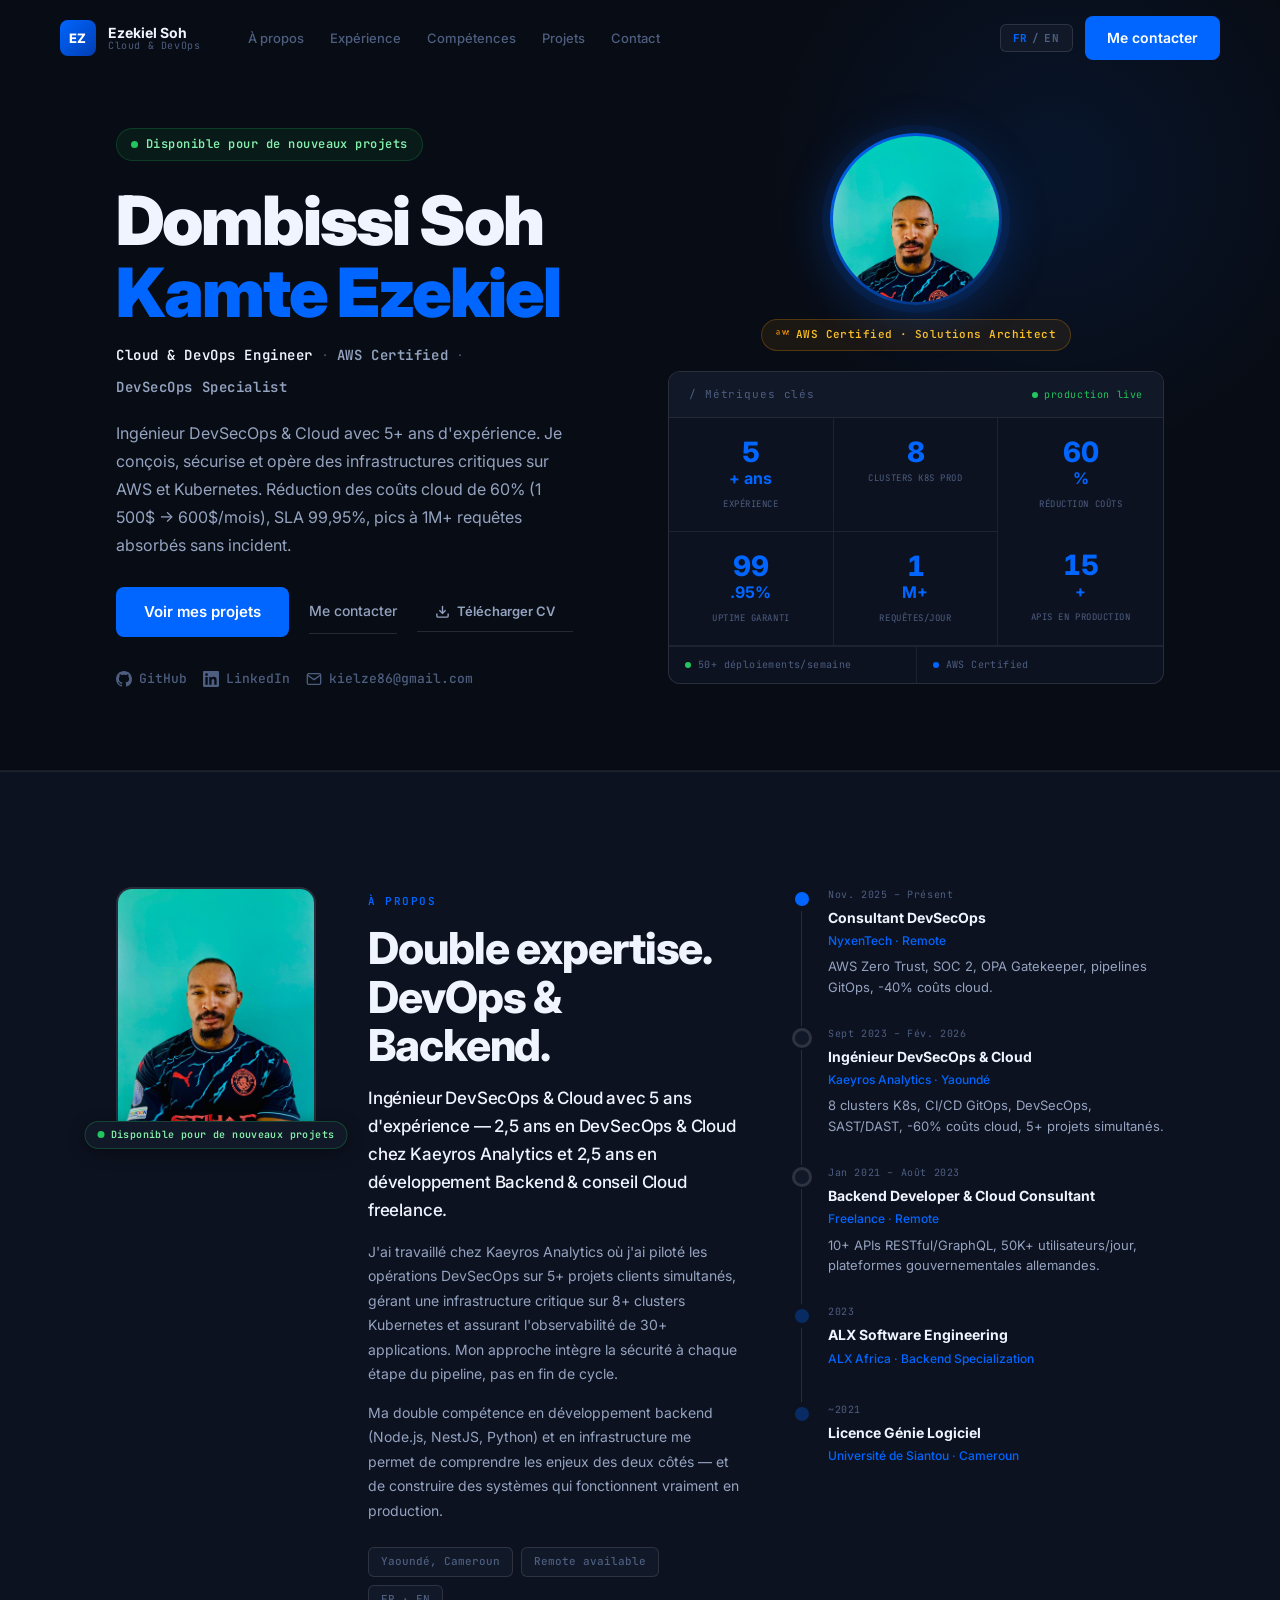
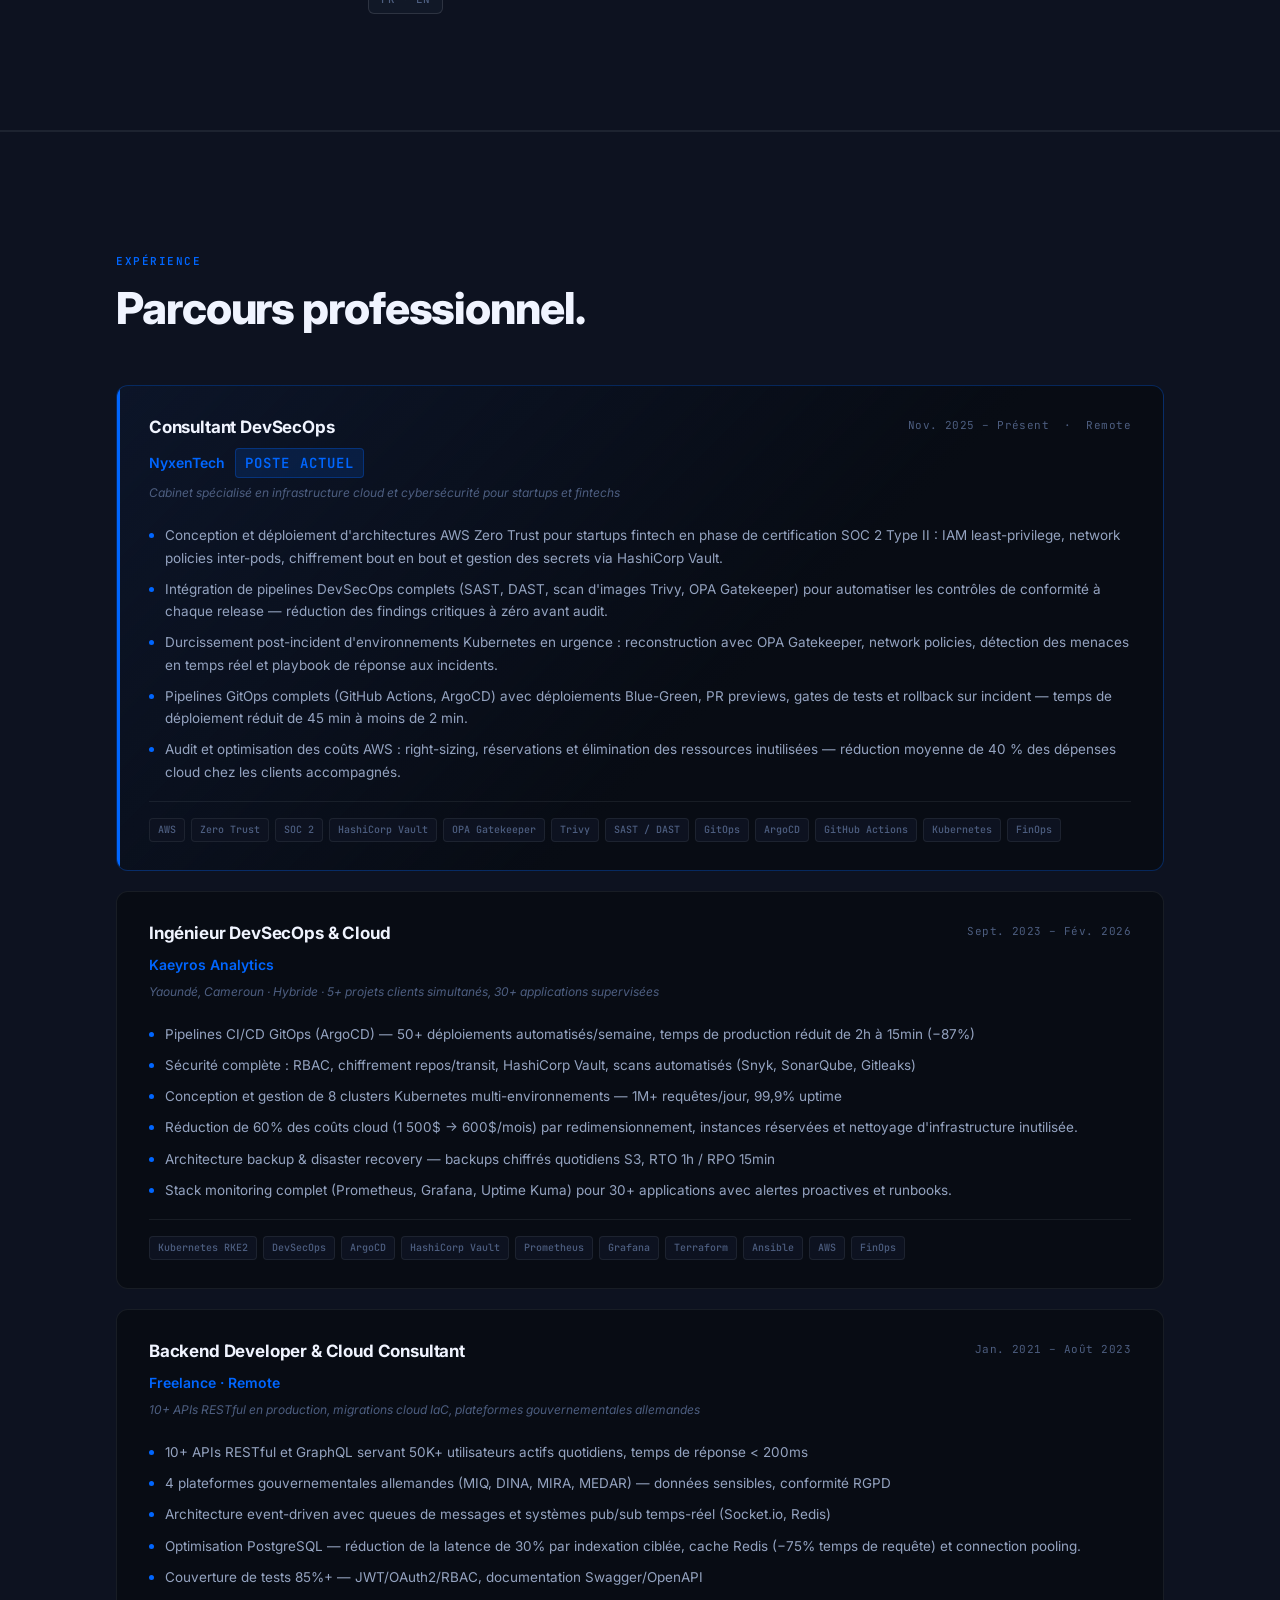
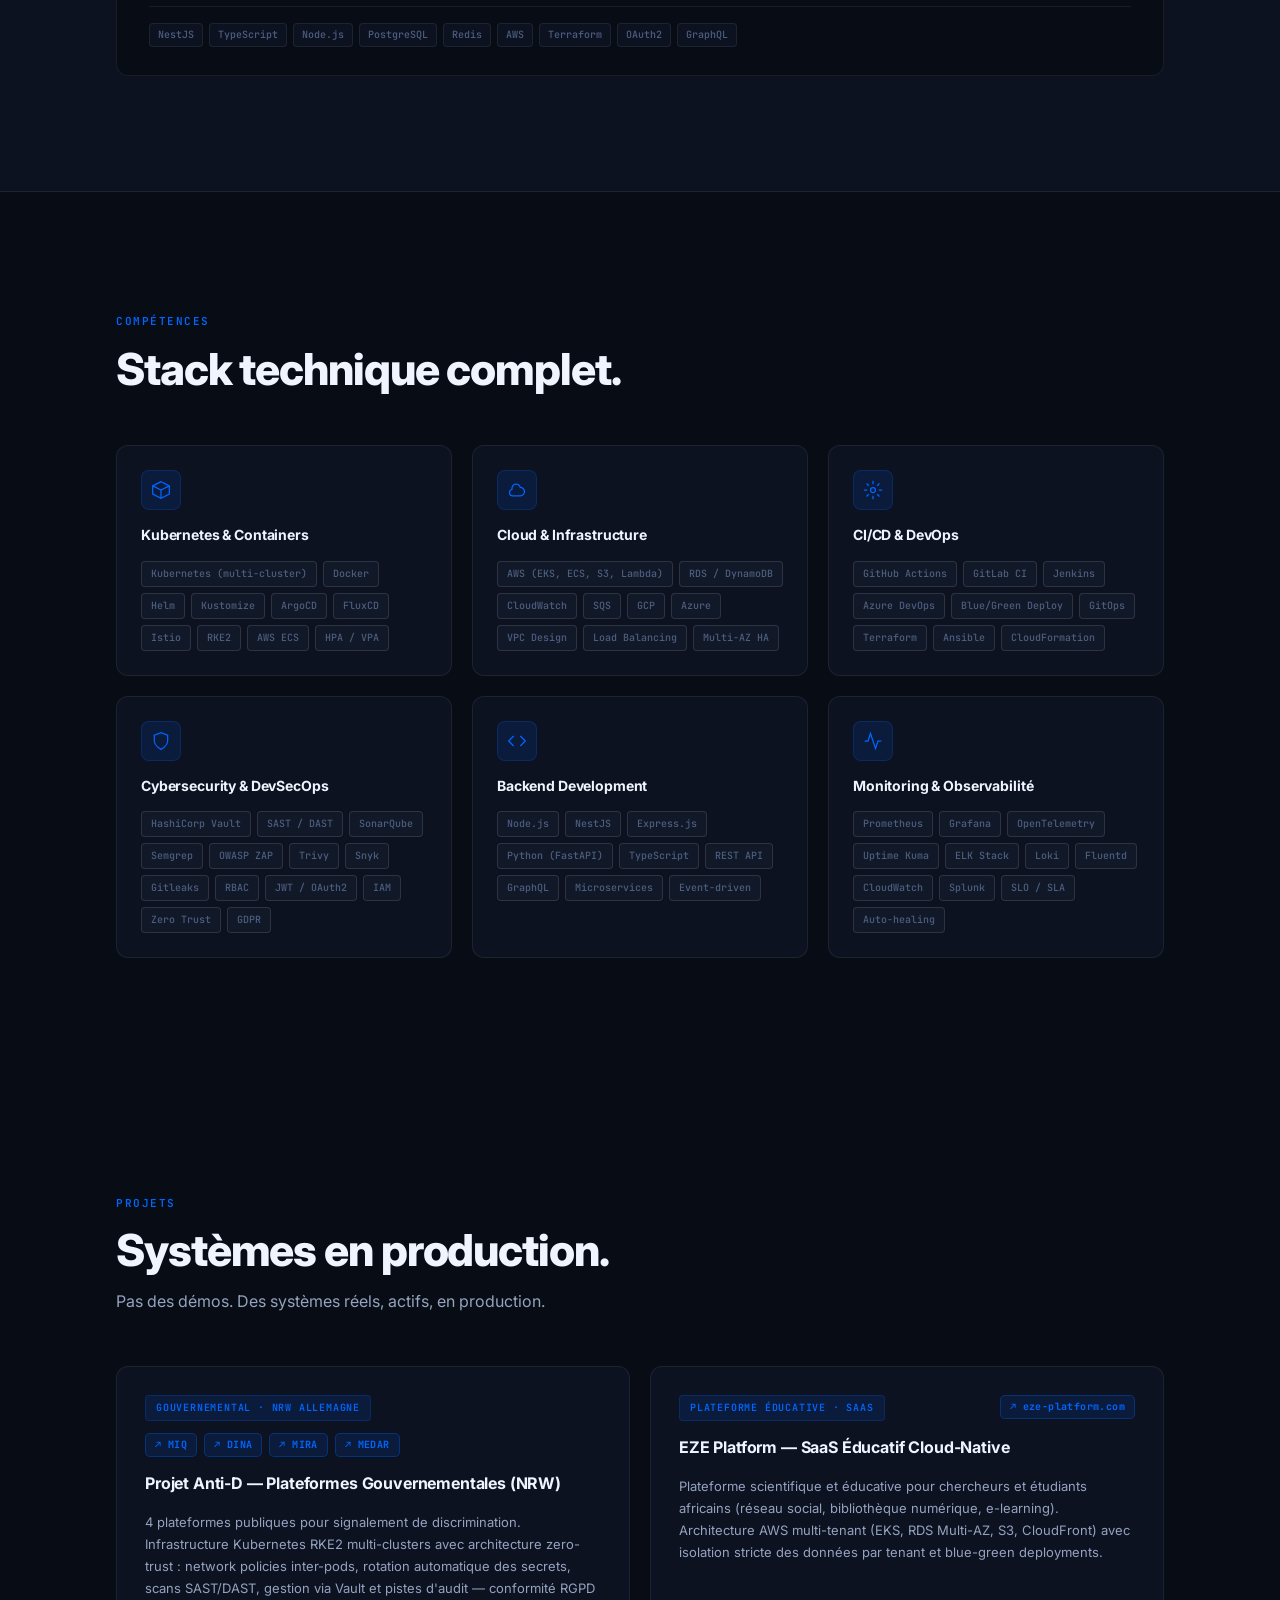
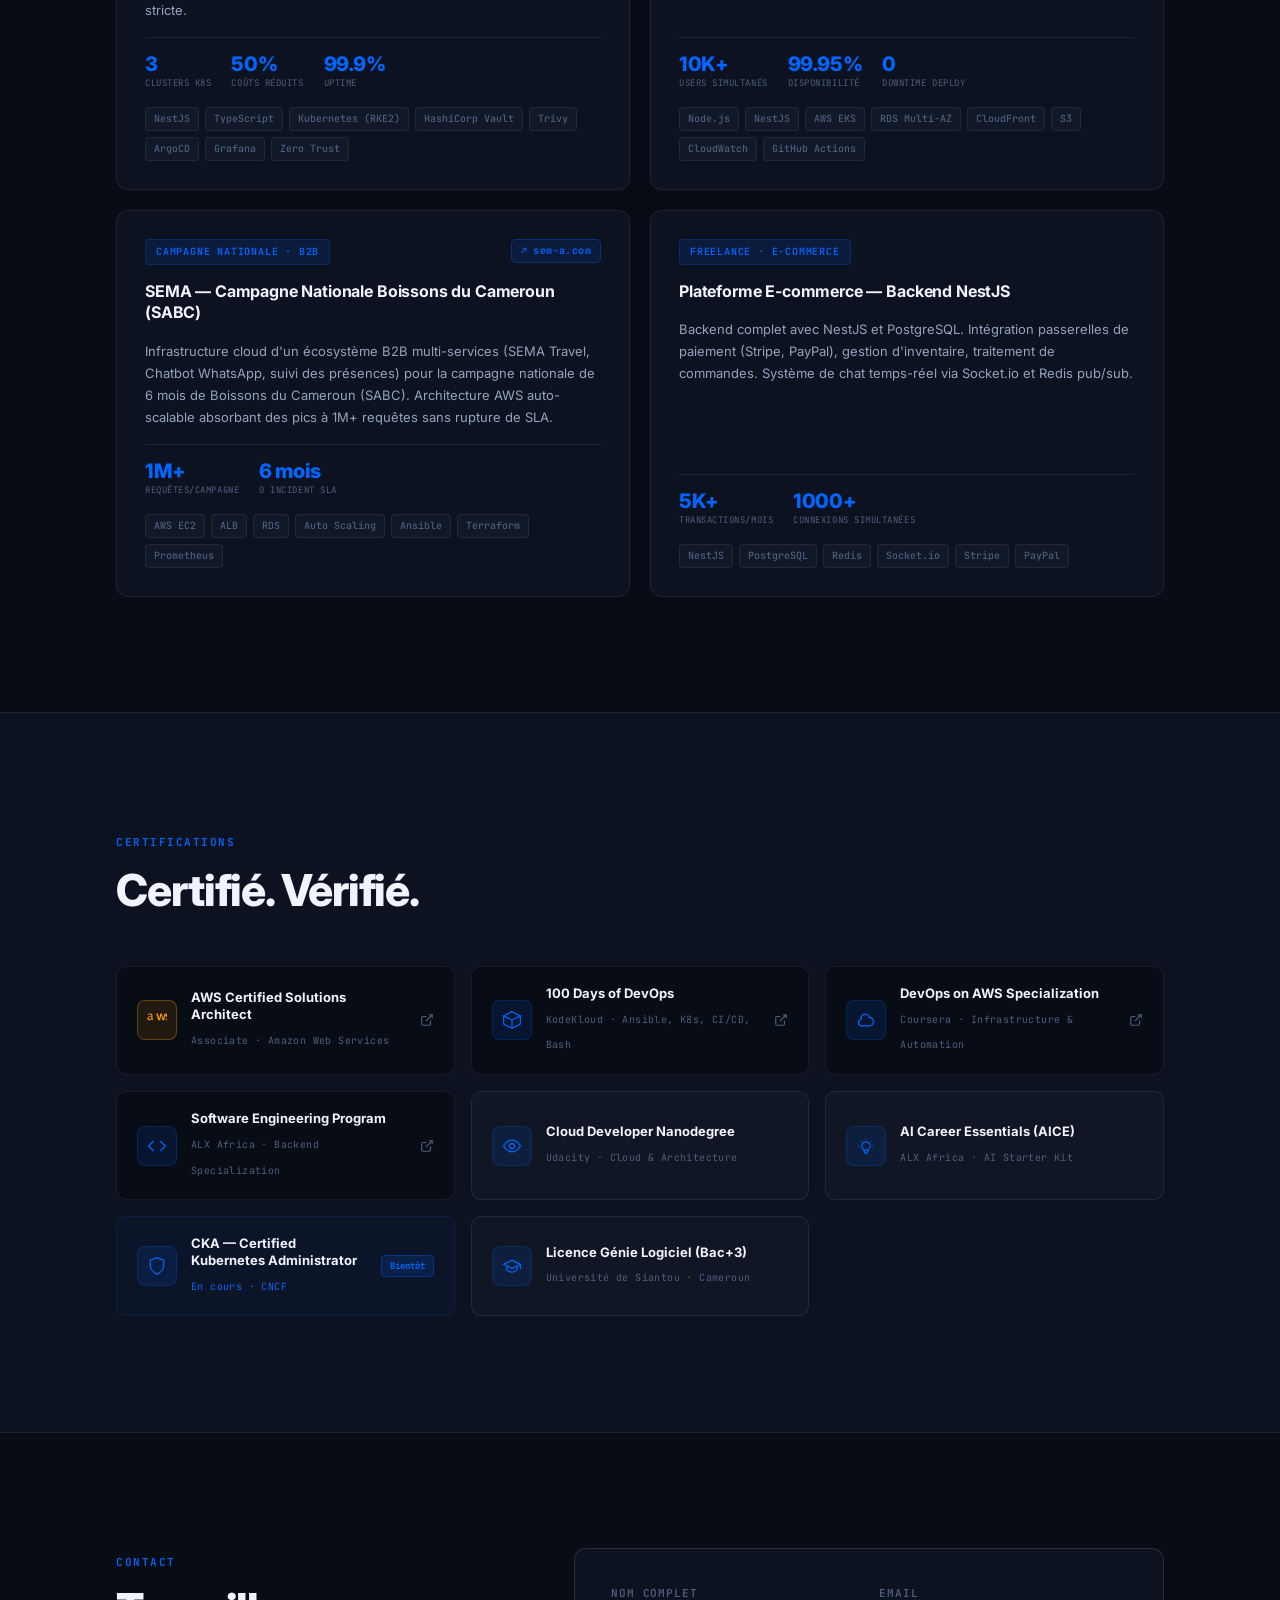
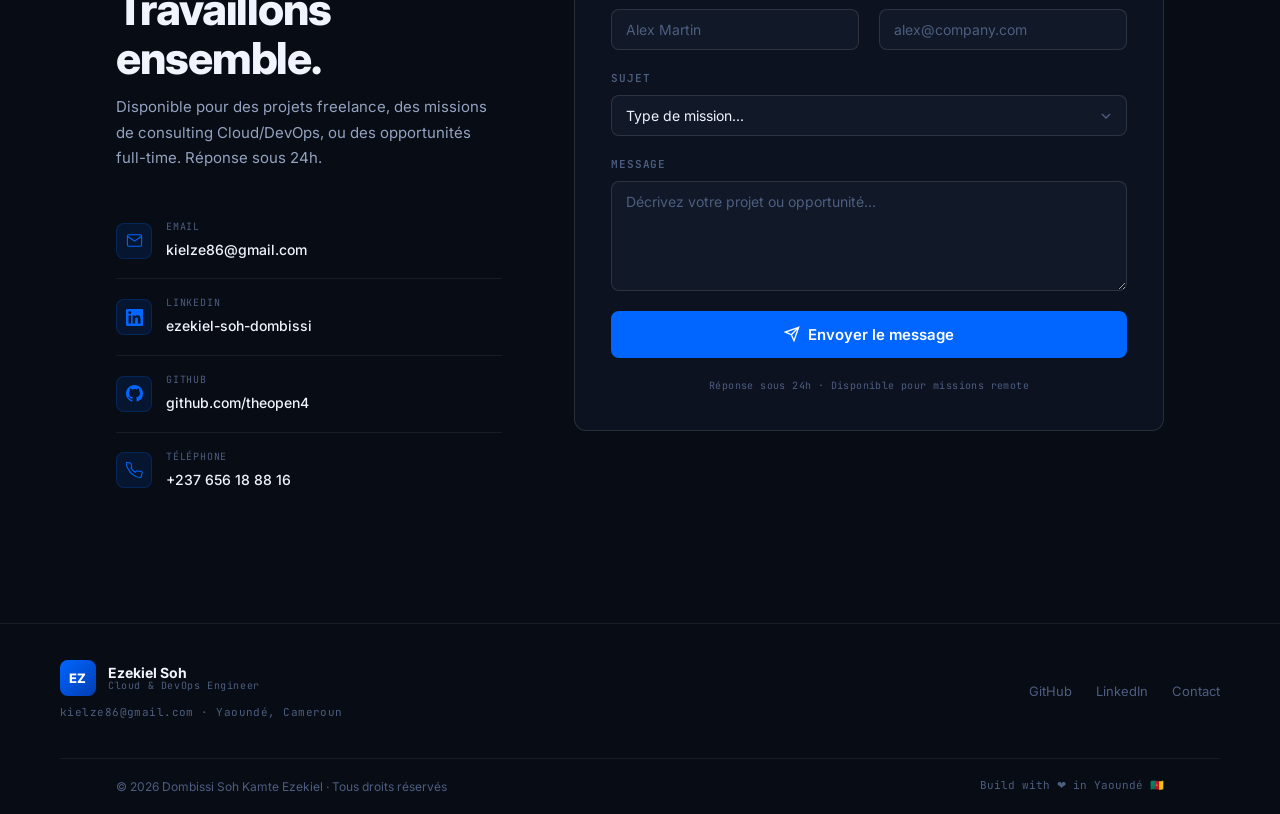
<file: index.html>
<!DOCTYPE html>
<html lang="fr" data-lang="fr">
<head>
  <meta charset="UTF-8" />
  <meta name="viewport" content="width=device-width, initial-scale=1.0" />
  <meta name="description" content="Ezekiel Soh — Cloud & DevOps Engineer. AWS Certified. Kubernetes. DevSecOps." />
  <title>Ezekiel Soh — Cloud & DevOps Engineer</title>
  <link rel="preconnect" href="https://fonts.googleapis.com" />
  <link rel="preconnect" href="https://fonts.gstatic.com" crossorigin />
  <link href="https://fonts.googleapis.com/css2?family=Inter:wght@300;400;500;600;700;800;900&family=JetBrains+Mono:wght@400;500;700&display=swap" rel="stylesheet" />
  <link rel="stylesheet" href="styles.css" />
</head>
<body>

  <!-- ══ NAV ══════════════════════════════════════════════════════ -->
  <nav class="nav" id="nav">
    <div class="nav__inner container">
      <a href="#" class="logo">
        <div class="logo-avatar">EZ</div>
        <div class="logo-info">
          <span class="logo-name">Ezekiel Soh</span>
          <span class="logo-role mono" data-i18n="nav.role">Cloud & DevOps</span>
        </div>
      </a>

      <ul class="nav__links">
        <li><a href="#about"      data-i18n="nav.about">À propos</a></li>
        <li><a href="#experience" data-i18n="nav.exp">Expérience</a></li>
        <li><a href="#skills"     data-i18n="nav.skills">Compétences</a></li>
        <li><a href="#projects"   data-i18n="nav.projects">Projets</a></li>
        <li><a href="#contact"    data-i18n="nav.contact">Contact</a></li>
      </ul>

      <div class="nav__right">
        <button class="lang-toggle" id="langToggle" aria-label="Toggle language">
          <span class="lt-active" id="langLabel">FR</span>
          <span class="lt-sep">/</span>
          <span class="lt-other" id="langOther">EN</span>
        </button>
        <a href="#contact" class="btn-primary" data-i18n="nav.hire">Me contacter</a>
      </div>

      <button class="burger" id="burger" aria-label="Menu">
        <span></span><span></span><span></span>
      </button>
    </div>
    <div class="nav__mobile" id="mobileMenu">
      <a href="#about"      class="ml" data-i18n="nav.about">À propos</a>
      <a href="#experience" class="ml" data-i18n="nav.exp">Expérience</a>
      <a href="#skills"     class="ml" data-i18n="nav.skills">Compétences</a>
      <a href="#projects"   class="ml" data-i18n="nav.projects">Projets</a>
      <a href="#contact"    class="ml" data-i18n="nav.contact">Contact</a>
      <div class="ml-lang">
        <button class="lang-toggle lang-toggle--mobile" id="langToggleMobile">
          <span id="langLabelM">FR</span> / <span id="langOtherM">EN</span>
        </button>
      </div>
    </div>
  </nav>

  <!-- ══ HERO ═════════════════════════════════════════════════════ -->
  <section class="hero" id="hero">
    <div class="container hero__inner">
      <div class="hero__content">
        <div class="hero__status reveal">
          <span class="status-badge">
            <span class="status-dot"></span>
            <span data-i18n="hero.available">Disponible pour de nouveaux projets</span>
          </span>
        </div>

        <h1 class="hero__name reveal d1">
          Dombissi Soh<br/>
          <span class="name-accent">Kamte Ezekiel</span>
        </h1>

        <div class="hero__titles reveal d2">
          <span class="ht-item active" data-i18n="hero.title1">Cloud & DevOps Engineer</span>
          <span class="ht-sep">·</span>
          <span class="ht-item" data-i18n="hero.title2">AWS Certified</span>
          <span class="ht-sep">·</span>
          <span class="ht-item" data-i18n="hero.title3">DevSecOps Specialist</span>
        </div>

        <p class="hero__desc reveal d3" data-i18n="hero.desc">
          Ingénieur DevSecOps & Cloud avec 5+ ans d'expérience. Je conçois, sécurise et opère
          des infrastructures critiques sur AWS et Kubernetes. Réduction des coûts cloud de 60%
          (1 500$ → 600$/mois), SLA 99,95%, pics à 1M+ requêtes absorbés sans incident.
        </p>

        <div class="hero__ctas reveal d4">
          <a href="#projects" class="btn-primary btn-lg" data-i18n="hero.cta1">Voir mes projets</a>
          <a href="#contact"  class="btn-ghost" data-i18n="hero.cta2">Me contacter</a>
          <a href="cv_ezekiel_devsecops_fr-co.html" target="_blank" class="btn-ghost btn-cv">
            <svg width="15" height="15" viewBox="0 0 24 24" fill="none" stroke="currentColor" stroke-width="2.2"><path d="M21 15v4a2 2 0 01-2 2H5a2 2 0 01-2-2v-4"/><polyline points="7 10 12 15 17 10"/><line x1="12" y1="15" x2="12" y2="3"/></svg>
            <span data-i18n="hero.cv">Télécharger CV</span>
          </a>
        </div>

        <div class="hero__links reveal d4">
          <a href="https://github.com/theopen4" target="_blank" rel="noopener" class="social-link">
            <svg viewBox="0 0 24 24" fill="currentColor"><path d="M12 0C5.37 0 0 5.37 0 12c0 5.31 3.435 9.795 8.205 11.385.6.105.825-.255.825-.57 0-.285-.015-1.23-.015-2.235-3.015.555-3.795-.735-4.035-1.41-.135-.345-.72-1.41-1.23-1.695-.42-.225-1.02-.78-.015-.795.945-.015 1.62.87 1.845 1.23 1.08 1.815 2.805 1.305 3.495.99.105-.78.42-1.305.765-1.605-2.67-.3-5.46-1.335-5.46-5.925 0-1.305.465-2.385 1.23-3.225-.12-.3-.54-1.53.12-3.18 0 0 1.005-.315 3.3 1.23.96-.27 1.98-.405 3-.405s2.04.135 3 .405c2.295-1.56 3.3-1.23 3.3-1.23.66 1.65.24 2.88.12 3.18.765.84 1.23 1.905 1.23 3.225 0 4.605-2.805 5.625-5.475 5.925.435.375.81 1.095.81 2.22 0 1.605-.015 2.895-.015 3.3 0 .315.225.69.825.57A12.02 12.02 0 0024 12c0-6.63-5.37-12-12-12z"/></svg>
            GitHub
          </a>
          <a href="https://www.linkedin.com/in/ezekiel-soh-dombissi-a1591b240/" target="_blank" rel="noopener" class="social-link">
            <svg viewBox="0 0 24 24" fill="currentColor"><path d="M20.447 20.452h-3.554v-5.569c0-1.328-.027-3.037-1.852-3.037-1.853 0-2.136 1.445-2.136 2.939v5.667H9.351V9h3.414v1.561h.046c.477-.9 1.637-1.85 3.37-1.85 3.601 0 4.267 2.37 4.267 5.455v6.286zM5.337 7.433a2.062 2.062 0 01-2.063-2.065 2.064 2.064 0 112.063 2.065zm1.782 13.019H3.555V9h3.564v11.452zM22.225 0H1.771C.792 0 0 .774 0 1.729v20.542C0 23.227.792 24 1.771 24h20.451C23.2 24 24 23.227 24 22.271V1.729C24 .774 23.2 0 22.222 0h.003z"/></svg>
            LinkedIn
          </a>
          <a href="mailto:kielze86@gmail.com" class="social-link">
            <svg viewBox="0 0 24 24" fill="none" stroke="currentColor" stroke-width="2"><path d="M4 4h16c1.1 0 2 .9 2 2v12c0 1.1-.9 2-2 2H4c-1.1 0-2-.9-2-2V6c0-1.1.9-2 2-2z"/><polyline points="22,6 12,13 2,6"/></svg>
            kielze86@gmail.com
          </a>
        </div>
      </div>

      <div class="hero__visual reveal d2">
        <div class="hero-photo-wrap">
          <div class="hero-photo-ring">
            <img src="photo.jpg" alt="Ezekiel Soh — DevSecOps & Cloud Engineer" class="hero-photo" />
          </div>
          <div class="hero-photo-badge">
            <svg width="13" height="13" viewBox="0 0 24 24" fill="currentColor"><path d="M6.763 10.036c0 .296.032.535.088.71.064.176.144.368.256.576.04.07.056.14.056.2 0 .087-.052.175-.164.263l-.543.362c-.077.052-.155.078-.224.078-.087 0-.174-.04-.261-.12a2.7 2.7 0 01-.313-.41 6.72 6.72 0 01-.27-.516c-.678.8-1.53 1.2-2.556 1.2-.73 0-1.31-.21-1.737-.63-.427-.42-.64-.978-.64-1.674 0-.74.262-1.34.79-1.797.526-.456 1.227-.684 2.115-.684.294 0 .596.026.914.07.319.044.645.113.988.2v-.628c0-.653-.136-1.11-.4-1.375-.27-.264-.727-.394-1.376-.394-.295 0-.598.035-.907.108-.31.072-.614.164-.907.276-.136.058-.235.09-.296.103-.062.012-.107.018-.14.018-.122 0-.183-.09-.183-.274v-.432c0-.14.017-.246.057-.313a.59.59 0 01.226-.183c.295-.15.65-.277 1.063-.378a5.1 5.1 0 011.3-.156c.99 0 1.714.225 2.18.674.46.45.693 1.133.693 2.054l.006 2.71zm-3.53.97c.283 0 .575-.052.882-.156.307-.104.58-.292.81-.548.137-.164.24-.344.292-.553.05-.207.082-.457.082-.75v-.362a7.199 7.199 0 00-.793-.147 6.496 6.496 0 00-.81-.052c-.578 0-1.003.113-1.287.344-.283.232-.422.556-.422.978 0 .4.1.697.31.898.202.205.49.307.868.307zM13.99 12.27c-.154 0-.258-.026-.326-.083a.67.67 0 01-.19-.313l-2.127-7.006c-.07-.226-.104-.373-.104-.444 0-.174.087-.27.261-.27h1.065c.163 0 .274.026.336.083a.647.647 0 01.184.313l1.52 5.992 1.411-5.992a.608.608 0 01.178-.313.55.55 0 01.344-.083h.869c.163 0 .274.026.344.083a.6.6 0 01.175.313l1.43 6.071 1.568-6.07a.664.664 0 01.19-.314.59.59 0 01.342-.083h1.012c.174 0 .266.09.266.27 0 .053-.01.108-.022.17-.012.062-.036.148-.076.265l-2.18 7.005a.636.636 0 01-.19.314c-.07.057-.18.083-.327.083h-.932a.58.58 0 01-.343-.083.648.648 0 01-.177-.32l-1.403-5.826-1.395 5.82a.639.639 0 01-.177.32.572.572 0 01-.344.083zm11.623.257c-.564 0-1.127-.064-1.673-.192-.546-.128-.97-.27-1.25-.427-.175-.1-.294-.208-.332-.312a.79.79 0 01-.057-.296v-.449c0-.183.069-.274.2-.274.052 0 .103.008.156.026.052.018.13.052.218.087.294.13.614.233.957.303a5.16 5.16 0 001.02.104c.54 0 .962-.096 1.261-.288.3-.192.451-.467.451-.82 0-.241-.075-.44-.228-.601-.152-.161-.44-.308-.862-.448l-1.238-.384c-.625-.196-1.088-.485-1.38-.867a2.078 2.078 0 01-.434-1.28c0-.37.078-.694.236-.972.157-.277.37-.519.633-.71.262-.197.56-.344.905-.445a3.86 3.86 0 011.078-.148c.19 0 .386.01.576.036.196.026.373.062.546.104.166.044.326.09.472.14.148.05.262.1.345.15.116.07.2.14.249.218a.54.54 0 01.07.283v.415c0 .183-.07.278-.2.278a.929.929 0 01-.344-.113c-.46-.208-.975-.313-1.545-.313-.49 0-.876.083-1.15.252-.274.169-.413.424-.413.77 0 .24.085.444.254.61.17.166.484.33.94.48l1.213.383c.617.196 1.064.473 1.338.831.274.358.408.768.408 1.224 0 .378-.075.72-.222 1.016a2.34 2.34 0 01-.63.762c-.272.21-.596.371-.972.48a4.31 4.31 0 01-1.255.174z"/></svg>
            <span class="mono">AWS Certified · Solutions Architect</span>
          </div>
        </div>
        <div class="stats-board">
          <div class="sb-header">
            <span class="mono sb-title" data-i18n="hero.stats">/ Métriques clés</span>
            <div class="sb-live">
              <span class="asb-dot asb-green"></span>
              <span class="mono" data-i18n="hero.live">production live</span>
            </div>
          </div>
          <div class="sb-grid">
            <div class="sb-stat">
              <span class="ss-val" data-target="5">0</span><span class="ss-plus">+ ans</span>
              <span class="ss-label" data-i18n="stat.exp">Expérience</span>
            </div>
            <div class="sb-stat">
              <span class="ss-val" data-target="8">0</span>
              <span class="ss-label" data-i18n="stat.k8s">Clusters K8s prod</span>
            </div>
            <div class="sb-stat">
              <span class="ss-val" data-target="60">0</span><span class="ss-plus">%</span>
              <span class="ss-label" data-i18n="stat.cost">Réduction coûts</span>
            </div>
            <div class="sb-stat">
              <span class="ss-val" data-target="99">0</span><span class="ss-plus">.95%</span>
              <span class="ss-label" data-i18n="stat.uptime">Uptime garanti</span>
            </div>
            <div class="sb-stat">
              <span class="ss-val" data-target="1">0</span><span class="ss-plus">M+</span>
              <span class="ss-label" data-i18n="stat.req">Requêtes/jour</span>
            </div>
            <div class="sb-stat">
              <span class="ss-val" data-target="15">0</span><span class="ss-plus">+</span>
              <span class="ss-label" data-i18n="stat.apis">APIs en production</span>
            </div>
          </div>
          <div class="sb-footer">
            <div class="sbf-item">
              <span class="asb-dot asb-green"></span>
              <span class="mono" data-i18n="stat.deploy">50+ déploiements/semaine</span>
            </div>
            <div class="sbf-item">
              <span class="asb-dot asb-blue"></span>
              <span class="mono" data-i18n="stat.aws">AWS Certified</span>
            </div>
          </div>
        </div>
      </div>
    </div>
  </section>

  <!-- ══ ABOUT ════════════════════════════════════════════════════ -->
  <section class="about section" id="about">
    <div class="container">
      <div class="about__inner">
        <div class="about__photo reveal">
          <div class="about-photo-frame">
            <img src="photo.jpg" alt="Ezekiel Soh" class="about-photo" />
            <div class="about-photo-tag">
              <span class="status-dot"></span>
              <span class="mono" data-i18n="hero.available">Disponible</span>
            </div>
          </div>
        </div>
        <div class="about__left reveal d1">
          <span class="eyebrow" data-i18n="about.label">À propos</span>
          <h2 class="section-title" data-i18n="about.title">Double expertise.<br/>DevOps & Backend.</h2>
          <p class="about__lead" data-i18n="about.lead">
            Ingénieur Cloud & DevOps avec 5 ans d'expérience combinée — 3 ans DevOps en production et 2 ans de développement Backend.
          </p>
          <p class="about__body" data-i18n="about.body1">
            Je travaille chez Kaeyros Analytics où je gère une infrastructure critique supportant 1M+ requêtes/jour sur 8 clusters Kubernetes. Mon approche DevSecOps intègre la sécurité à chaque étape du pipeline, pas en fin de cycle.
          </p>
          <p class="about__body" data-i18n="about.body2">
            Ma double compétence en développement backend (Node.js, NestJS, Python) et en infrastructure me permet de comprendre les enjeux des deux côtés — et de construire des systèmes qui fonctionnent vraiment en production.
          </p>
          <div class="about__tags">
            <span>Yaoundé, Cameroun</span>
            <span data-i18n="about.remote">Remote available</span>
            <span data-i18n="about.languages">FR · EN</span>
          </div>
        </div>
        <div class="about__right reveal d2">
          <div class="timeline">
            <div class="tl-item">
              <div class="tl-dot"></div>
              <div class="tl-content">
                <span class="tl-date mono">Nov. 2025 – <span data-i18n="tl.present">Présent</span></span>
                <h4 data-i18n="tl.job0">Consultant DevSecOps</h4>
                <span class="tl-company"><a href="https://nyxentech.io" target="_blank" rel="noopener" style="color:var(--blue);text-decoration:none;">NyxenTech</a> · Remote</span>
                <p data-i18n="tl.job0desc">AWS Zero Trust, SOC 2, OPA Gatekeeper, pipelines GitOps, -40% coûts cloud.</p>
              </div>
            </div>
            <div class="tl-item">
              <div class="tl-dot tl-dot--past"></div>
              <div class="tl-content">
                <span class="tl-date mono">Sept 2023 – Fév. 2026</span>
                <h4 data-i18n="tl.job1">Ingénieur DevSecOps & Cloud</h4>
                <span class="tl-company">Kaeyros Analytics · Yaoundé</span>
                <p data-i18n="tl.job1desc">8 clusters K8s, CI/CD GitOps, DevSecOps, SAST/DAST, -60% coûts cloud, 5+ projets simultanés.</p>
              </div>
            </div>
            <div class="tl-item">
              <div class="tl-dot tl-dot--past"></div>
              <div class="tl-content">
                <span class="tl-date mono">Jan 2021 – Août 2023</span>
                <h4 data-i18n="tl.job2">Backend Developer & Cloud Consultant</h4>
                <span class="tl-company">Freelance · Remote</span>
                <p data-i18n="tl.job2desc">10+ APIs RESTful/GraphQL, 50K+ utilisateurs/jour, plateformes gouvernementales allemandes.</p>
              </div>
            </div>
            <div class="tl-item">
              <div class="tl-dot tl-dot--edu"></div>
              <div class="tl-content">
                <span class="tl-date mono">2023</span>
                <h4 data-i18n="tl.edu1">ALX Software Engineering</h4>
                <span class="tl-company">ALX Africa · Backend Specialization</span>
              </div>
            </div>
            <div class="tl-item">
              <div class="tl-dot tl-dot--edu"></div>
              <div class="tl-content">
                <span class="tl-date mono">~2021</span>
                <h4 data-i18n="tl.edu2">Licence Génie Logiciel</h4>
                <span class="tl-company">Université de Siantou · Cameroun</span>
              </div>
            </div>
          </div>
        </div>
      </div>
    </div>
  </section>

  <!-- ══ EXPERIENCE ═══════════════════════════════════════════════ -->
  <section class="experience section" id="experience">
    <div class="container">
      <div class="section-head reveal">
        <span class="eyebrow" data-i18n="exp.label">Expérience</span>
        <h2 class="section-title" data-i18n="exp.title">Parcours professionnel.</h2>
      </div>

      <div class="exp-list">

        <!-- NyxenTech — Poste actuel -->
        <div class="exp-card exp-card--current reveal">
          <div class="exp-card__header">
            <div class="exp-card__left">
              <h3 data-i18n="exp3.title">Consultant DevSecOps</h3>
              <div class="exp-card__company">
                <a href="https://nyxentech.io" target="_blank" rel="noopener">NyxenTech</a>
                <span class="exp-badge" data-i18n="exp3.badge">Poste actuel</span>
              </div>
              <p class="exp-card__sub" data-i18n="exp3.sub">Cabinet spécialisé en infrastructure cloud et cybersécurité pour startups et fintechs</p>
            </div>
            <span class="exp-card__date mono">Nov. 2025 – <span data-i18n="tl.present">Présent</span> &nbsp;·&nbsp; Remote</span>
          </div>
          <ul class="exp-card__bullets">
            <li data-i18n="exp3.l1">Conception et déploiement d'architectures AWS Zero Trust pour startups fintech en phase de certification SOC 2 Type II : IAM least-privilege, network policies inter-pods, chiffrement bout en bout et gestion des secrets via HashiCorp Vault.</li>
            <li data-i18n="exp3.l2">Intégration de pipelines DevSecOps complets (SAST, DAST, scan d'images Trivy, OPA Gatekeeper) pour automatiser les contrôles de conformité à chaque release — réduction des findings critiques à zéro avant audit.</li>
            <li data-i18n="exp3.l3">Durcissement post-incident d'environnements Kubernetes en urgence : reconstruction avec OPA Gatekeeper, network policies, détection des menaces en temps réel et playbook de réponse aux incidents.</li>
            <li data-i18n="exp3.l4">Pipelines GitOps complets (GitHub Actions, ArgoCD) avec déploiements Blue-Green, PR previews, gates de tests et rollback sur incident — temps de déploiement réduit de 45 min à moins de 2 min.</li>
            <li data-i18n="exp3.l5">Audit et optimisation des coûts AWS : right-sizing, réservations et élimination des ressources inutilisées — réduction moyenne de 40 % des dépenses cloud chez les clients accompagnés.</li>
          </ul>
          <div class="exp-card__stack">
            <span>AWS</span><span>Zero Trust</span><span>SOC 2</span>
            <span>HashiCorp Vault</span><span>OPA Gatekeeper</span><span>Trivy</span>
            <span>SAST / DAST</span><span>GitOps</span><span>ArgoCD</span>
            <span>GitHub Actions</span><span>Kubernetes</span><span>FinOps</span>
          </div>
        </div>

        <!-- Kaeyros Analytics -->
        <div class="exp-card reveal d1">
          <div class="exp-card__header">
            <div class="exp-card__left">
              <h3 data-i18n="exp1.title">Ingénieur DevSecOps & Cloud</h3>
              <div class="exp-card__company">
                <span>Kaeyros Analytics</span>
              </div>
              <p class="exp-card__sub" data-i18n="exp1.sub">Yaoundé, Cameroun · Hybride · 5+ projets clients simultanés, 30+ applications supervisées</p>
            </div>
            <span class="exp-card__date mono">Sept. 2023 – Fév. 2026</span>
          </div>
          <ul class="exp-card__bullets">
            <li data-i18n="exp1.s1l1">Pipelines CI/CD GitOps (ArgoCD) — 50+ déploiements automatisés/semaine, temps de production réduit de 2h à 15min (−87%).</li>
            <li data-i18n="exp1.s1l2">Sécurité complète : RBAC, chiffrement repos/transit, HashiCorp Vault, scans automatisés (Snyk, SonarQube, Gitleaks).</li>
            <li data-i18n="exp1.s2l1">Conception et gestion de 8 clusters Kubernetes multi-environnements — 1M+ requêtes/jour, 99,95% uptime.</li>
            <li data-i18n="exp1.s2l2">Réduction de 60% des coûts cloud (1 500$ → 600$/mois) par redimensionnement, instances réservées et nettoyage d'infrastructure inutilisée.</li>
            <li data-i18n="exp1.s2l3">Architecture backup & disaster recovery — backups chiffrés quotidiens S3, RTO 1h / RPO 15min.</li>
            <li data-i18n="exp1.s3l2">Stack monitoring complet (Prometheus, Grafana, Uptime Kuma) pour 30+ applications avec alertes proactives et runbooks.</li>
          </ul>
          <div class="exp-card__stack">
            <span>Kubernetes RKE2</span><span>DevSecOps</span><span>ArgoCD</span>
            <span>HashiCorp Vault</span><span>Prometheus</span><span>Grafana</span>
            <span>Terraform</span><span>Ansible</span><span>AWS</span><span>FinOps</span>
          </div>
        </div>

        <!-- Freelance -->
        <div class="exp-card reveal d2">
          <div class="exp-card__header">
            <div class="exp-card__left">
              <h3 data-i18n="exp2.title">Backend Developer & Cloud Consultant</h3>
              <div class="exp-card__company">
                <span data-i18n="exp2.company">Freelance · Remote</span>
              </div>
              <p class="exp-card__sub" data-i18n="exp2.sub">10+ APIs RESTful en production, migrations cloud IaC, plateformes gouvernementales allemandes</p>
            </div>
            <span class="exp-card__date mono">Jan. 2021 – Août 2023</span>
          </div>
          <ul class="exp-card__bullets">
            <li data-i18n="exp2.s1l1">10+ APIs RESTful et GraphQL servant 50K+ utilisateurs actifs quotidiens, temps de réponse &lt; 200ms.</li>
            <li data-i18n="exp2.s1l2">4 plateformes gouvernementales allemandes (MIQ, DINA, MIRA, MEDAR) — données sensibles, conformité RGPD stricte.</li>
            <li data-i18n="exp2.s1l3">Architecture event-driven avec queues de messages et systèmes pub/sub temps-réel (Socket.io, Redis).</li>
            <li data-i18n="exp2.s2l1">Optimisation PostgreSQL — réduction de la latence de 30% par indexation ciblée, cache Redis (−75% temps de requête) et connection pooling.</li>
            <li data-i18n="exp2.s2l3">Accompagnement de PME à l'adoption de l'IaC (Terraform) — réduction des déploiements manuels de ~70%.</li>
          </ul>
          <div class="exp-card__stack">
            <span>NestJS</span><span>TypeScript</span><span>Node.js</span>
            <span>PostgreSQL</span><span>Redis</span><span>AWS</span>
            <span>Terraform</span><span>OAuth2</span><span>GraphQL</span>
          </div>
        </div>

      </div>
    </div>
  </section>

  <!-- ══ SKILLS ═══════════════════════════════════════════════════ -->
  <section class="skills section" id="skills">
    <div class="container">
      <div class="section-head reveal">
        <span class="eyebrow" data-i18n="skills.label">Compétences</span>
        <h2 class="section-title" data-i18n="skills.title">Stack technique complet.</h2>
      </div>

      <div class="skills__grid">

        <div class="skill-block reveal">
          <div class="sk-icon">
            <svg viewBox="0 0 24 24" fill="none" stroke="currentColor" stroke-width="1.5"><polygon points="12 2 2 7 2 17 12 22 22 17 22 7"/><polyline points="12 22 12 12"/><line x1="2" y1="7" x2="12" y2="12"/><line x1="22" y1="7" x2="12" y2="12"/></svg>
          </div>
          <h3 data-i18n="sk1.title">Kubernetes & Containers</h3>
          <div class="sk-tags">
            <span>Kubernetes (multi-cluster)</span>
            <span>Docker</span>
            <span>Helm</span>
            <span>Kustomize</span>
            <span>ArgoCD</span>
            <span>FluxCD</span>
            <span>Istio</span>
            <span>RKE2</span>
            <span>AWS ECS</span>
            <span>HPA / VPA</span>
          </div>
        </div>

        <div class="skill-block reveal d1">
          <div class="sk-icon">
            <svg viewBox="0 0 24 24" fill="none" stroke="currentColor" stroke-width="1.5"><path d="M3 15a4 4 0 004 4h9a5 5 0 10-.1-9.999 5.002 5.002 0 10-9.78 2.096A4.001 4.001 0 003 15z"/></svg>
          </div>
          <h3 data-i18n="sk2.title">Cloud & Infrastructure</h3>
          <div class="sk-tags">
            <span>AWS (EKS, ECS, S3, Lambda)</span>
            <span>RDS / DynamoDB</span>
            <span>CloudWatch</span>
            <span>SQS</span>
            <span>GCP</span>
            <span>Azure</span>
            <span>VPC Design</span>
            <span>Load Balancing</span>
            <span>Multi-AZ HA</span>
          </div>
        </div>

        <div class="skill-block reveal d2">
          <div class="sk-icon">
            <svg viewBox="0 0 24 24" fill="none" stroke="currentColor" stroke-width="1.5"><circle cx="12" cy="12" r="3"/><path d="M12 1v4M12 19v4M4.22 4.22l2.83 2.83M16.95 16.95l2.83 2.83M1 12h4M19 12h4M4.22 19.78l2.83-2.83M16.95 7.05l2.83-2.83"/></svg>
          </div>
          <h3 data-i18n="sk3.title">CI/CD & DevOps</h3>
          <div class="sk-tags">
            <span>GitHub Actions</span>
            <span>GitLab CI</span>
            <span>Jenkins</span>
            <span>Azure DevOps</span>
            <span>Blue/Green Deploy</span>
            <span>GitOps</span>
            <span>Terraform</span>
            <span>Ansible</span>
            <span>CloudFormation</span>
          </div>
        </div>

        <div class="skill-block reveal d3">
          <div class="sk-icon">
            <svg viewBox="0 0 24 24" fill="none" stroke="currentColor" stroke-width="1.5"><path d="M12 22s8-4 8-10V5l-8-3-8 3v7c0 6 8 10 8 10z"/></svg>
          </div>
          <h3 data-i18n="sk4.title">Cybersecurity & DevSecOps</h3>
          <div class="sk-tags">
            <span>HashiCorp Vault</span>
            <span>SAST / DAST</span>
            <span>SonarQube</span>
            <span>Semgrep</span>
            <span>OWASP ZAP</span>
            <span>Trivy</span>
            <span>Snyk</span>
            <span>Gitleaks</span>
            <span>RBAC</span>
            <span>JWT / OAuth2</span>
            <span>IAM</span>
            <span>Zero Trust</span>
            <span>GDPR</span>
          </div>
        </div>

        <div class="skill-block reveal">
          <div class="sk-icon">
            <svg viewBox="0 0 24 24" fill="none" stroke="currentColor" stroke-width="1.5"><polyline points="16 18 22 12 16 6"/><polyline points="8 6 2 12 8 18"/></svg>
          </div>
          <h3 data-i18n="sk5.title">Backend Development</h3>
          <div class="sk-tags">
            <span>Node.js</span>
            <span>NestJS</span>
            <span>Express.js</span>
            <span>Python (FastAPI)</span>
            <span>TypeScript</span>
            <span>REST API</span>
            <span>GraphQL</span>
            <span>Microservices</span>
            <span>Event-driven</span>
          </div>
        </div>

        <div class="skill-block reveal d1">
          <div class="sk-icon">
            <svg viewBox="0 0 24 24" fill="none" stroke="currentColor" stroke-width="1.5"><path d="M22 12h-4l-3 9L9 3l-3 9H2"/></svg>
          </div>
          <h3 data-i18n="sk6.title">Monitoring & Observability</h3>
          <div class="sk-tags">
            <span>Prometheus</span>
            <span>Grafana</span>
            <span>OpenTelemetry</span>
            <span>Uptime Kuma</span>
            <span>ELK Stack</span>
            <span>Loki</span>
            <span>Fluentd</span>
            <span>CloudWatch</span>
            <span>Splunk</span>
            <span>SLO / SLA</span>
            <span>Auto-healing</span>
          </div>
        </div>

      </div>
    </div>
  </section>


  <!-- ══ PROJECTS ══════════════════════════════════════════════════ -->
  <section class="projects section" id="projects">
    <div class="container">
      <div class="section-head reveal">
        <span class="eyebrow" data-i18n="proj.label">Projets</span>
        <h2 class="section-title" data-i18n="proj.title">Systèmes en production.</h2>
        <p class="section-sub" data-i18n="proj.sub">Pas des démos. Des systèmes réels, actifs, en production.</p>
      </div>

      <div class="projects__grid">

        <div class="proj-card reveal">
          <div class="pc-header">
            <span class="pc-tag" data-i18n="p1.tag">Gouvernemental · NRW Allemagne</span>
            <div class="pc-links">
              <a href="https://miq.nrw/de" target="_blank" rel="noopener" class="pc-link" title="MIQ">↗ MIQ</a>
              <a href="https://dina.nrw/de" target="_blank" rel="noopener" class="pc-link" title="DINA">↗ DINA</a>
              <a href="https://mira.nrw/de" target="_blank" rel="noopener" class="pc-link" title="MIRA">↗ MIRA</a>
              <a href="https://medar.nrw/de" target="_blank" rel="noopener" class="pc-link" title="MEDAR">↗ MEDAR</a>
            </div>
          </div>
          <h3 data-i18n="p1.title">Projet Anti-D — Plateformes Gouvernementales (NRW)</h3>
          <p data-i18n="p1.desc">4 plateformes publiques pour signalement de discrimination. Infrastructure Kubernetes multi-clusters hautement sécurisée (RKE2) pour données gouvernementales sensibles — conformité RGPD stricte, DevSecOps complet.</p>
          <div class="pc-metrics">
            <div class="pcm"><span class="pcm-val">3</span><span class="pcm-l" data-i18n="p1.m1">clusters K8s</span></div>
            <div class="pcm"><span class="pcm-val">50%</span><span class="pcm-l" data-i18n="p1.m2">coûts réduits</span></div>
            <div class="pcm"><span class="pcm-val">99.9%</span><span class="pcm-l" data-i18n="p1.m3">uptime</span></div>
          </div>
          <div class="pc-stack">
            <span>NestJS</span><span>TypeScript</span><span>Kubernetes (RKE2)</span>
            <span>HashiCorp Vault</span><span>Trivy</span><span>ArgoCD</span>
            <span>Grafana</span><span>Zero Trust</span>
          </div>
        </div>

        <div class="proj-card reveal d1">
          <div class="pc-header">
            <span class="pc-tag" data-i18n="p2.tag">Plateforme éducative · SaaS</span>
            <div class="pc-links">
              <a href="https://www.eze-platform.com" target="_blank" rel="noopener" class="pc-link">↗ eze-platform.com</a>
            </div>
          </div>
          <h3 data-i18n="p2.title">EZE Platform — SaaS Éducatif Cloud-Native</h3>
          <p data-i18n="p2.desc">Plateforme scientifique et éducative pour chercheurs et étudiants africains (réseau social, bibliothèque numérique, e-learning). Architecture AWS multi-tenant (EKS, RDS Multi-AZ, S3, CloudFront) avec isolation stricte des données par tenant et blue-green deployments.</p>
          <div class="pc-metrics">
            <div class="pcm"><span class="pcm-val">10K+</span><span class="pcm-l" data-i18n="p2.m1">users simultanés</span></div>
            <div class="pcm"><span class="pcm-val">99.95%</span><span class="pcm-l" data-i18n="p2.m2">disponibilité</span></div>
            <div class="pcm"><span class="pcm-val">0</span><span class="pcm-l" data-i18n="p2.m3">downtime deploy</span></div>
          </div>
          <div class="pc-stack">
            <span>Node.js</span><span>NestJS</span><span>AWS EKS</span>
            <span>RDS Multi-AZ</span><span>CloudFront</span><span>S3</span>
            <span>CloudWatch</span><span>GitHub Actions</span>
          </div>
        </div>

        <div class="proj-card reveal d2">
          <div class="pc-header">
            <span class="pc-tag" data-i18n="p3.tag">Campagne nationale · B2B</span>
            <div class="pc-links">
              <a href="https://sem-a.com/fr" target="_blank" rel="noopener" class="pc-link">↗ sem-a.com</a>
            </div>
          </div>
          <h3 data-i18n="p3.title">SEMA — Campagne Nationale Boissons du Cameroun (SABC)</h3>
          <p data-i18n="p3.desc">Infrastructure cloud d'un écosystème B2B multi-services (SEMA Travel, Chatbot WhatsApp, suivi des présences) pour la campagne nationale de 6 mois de Boissons du Cameroun (SABC). Architecture AWS auto-scalable absorbant des pics à 1M+ requêtes sans rupture de SLA.</p>
          <div class="pc-metrics">
            <div class="pcm"><span class="pcm-val">1M+</span><span class="pcm-l" data-i18n="p3.m1">requêtes/campagne</span></div>
            <div class="pcm"><span class="pcm-val">6 mois</span><span class="pcm-l" data-i18n="p3.m2">0 incident SLA</span></div>
          </div>
          <div class="pc-stack">
            <span>AWS EC2</span><span>ALB</span><span>RDS</span>
            <span>Auto Scaling</span><span>Ansible</span><span>Terraform</span>
            <span>Prometheus</span>
          </div>
        </div>

        <div class="proj-card reveal d3">
          <div class="pc-header">
            <span class="pc-tag" data-i18n="p4.tag">Freelance · E-commerce</span>
          </div>
          <h3 data-i18n="p4.title">Plateforme E-commerce — Backend NestJS</h3>
          <p data-i18n="p4.desc">Backend complet avec NestJS et PostgreSQL. Intégration passerelles de paiement (Stripe, PayPal), gestion d'inventaire, traitement de commandes. Système de chat temps-réel via Socket.io et Redis pub/sub.</p>
          <div class="pc-metrics">
            <div class="pcm"><span class="pcm-val">5K+</span><span class="pcm-l" data-i18n="p4.m1">transactions/mois</span></div>
            <div class="pcm"><span class="pcm-val">1000+</span><span class="pcm-l" data-i18n="p4.m2">connexions simultanées</span></div>
          </div>
          <div class="pc-stack">
            <span>NestJS</span><span>PostgreSQL</span><span>Redis</span>
            <span>Socket.io</span><span>Stripe</span><span>PayPal</span>
          </div>
        </div>

      </div>
    </div>
  </section>

  <!-- ══ CERTIFICATIONS ════════════════════════════════════════════ -->
  <section class="certs section" id="certs">
    <div class="container">
      <div class="section-head reveal">
        <span class="eyebrow" data-i18n="certs.label">Certifications</span>
        <h2 class="section-title" data-i18n="certs.title">Certifié. Vérifié.</h2>
      </div>
      <div class="certs__grid">

        <a href="https://www.credly.com/badges/00883374-c814-4ab5-b847-0f479e2e3b33" target="_blank" rel="noopener" class="cert-card reveal">
          <div class="cc-icon cc-icon--aws">
            <svg viewBox="0 0 24 24" fill="currentColor"><path d="M6.763 10.036c0 .296.032.535.088.71.064.176.144.368.256.576.04.07.056.14.056.2 0 .087-.052.175-.164.263l-.543.362c-.077.052-.155.078-.224.078-.087 0-.174-.04-.261-.12a2.7 2.7 0 01-.313-.41 6.72 6.72 0 01-.27-.516c-.678.8-1.53 1.2-2.556 1.2-.73 0-1.31-.21-1.737-.63-.427-.42-.64-.978-.64-1.674 0-.74.262-1.34.79-1.797.526-.456 1.227-.684 2.115-.684.294 0 .596.026.914.07.319.044.645.113.988.2v-.628c0-.653-.136-1.11-.4-1.375-.27-.264-.727-.394-1.376-.394-.295 0-.598.035-.907.108-.31.072-.614.164-.907.276-.136.058-.235.09-.296.103-.062.012-.107.018-.14.018-.122 0-.183-.09-.183-.274v-.432c0-.14.017-.246.057-.313a.59.59 0 01.226-.183c.295-.15.65-.277 1.063-.378a5.1 5.1 0 011.3-.156c.99 0 1.714.225 2.18.674.46.45.693 1.133.693 2.054l.006 2.71zm-3.53.97c.283 0 .575-.052.882-.156.307-.104.58-.292.81-.548.137-.164.24-.344.292-.553.05-.207.082-.457.082-.75v-.362a7.199 7.199 0 00-.793-.147 6.496 6.496 0 00-.81-.052c-.578 0-1.003.113-1.287.344-.283.232-.422.556-.422.978 0 .4.1.697.31.898.202.205.49.307.868.307.022-.01.046-.01.069-.01zM13.99 12.27c-.154 0-.258-.026-.326-.083a.67.67 0 01-.19-.313l-2.127-7.006c-.07-.226-.104-.373-.104-.444 0-.174.087-.27.261-.27h1.065c.163 0 .274.026.336.083a.647.647 0 01.184.313l1.52 5.992 1.411-5.992a.608.608 0 01.178-.313.55.55 0 01.344-.083h.869c.163 0 .274.026.344.083a.6.6 0 01.175.313l1.43 6.071 1.568-6.07a.664.664 0 01.19-.314.59.59 0 01.342-.083h1.012c.174 0 .266.09.266.27 0 .053-.01.108-.022.17-.012.062-.036.148-.076.265l-2.18 7.005a.636.636 0 01-.19.314c-.07.057-.18.083-.327.083h-.932a.58.58 0 01-.343-.083.648.648 0 01-.177-.32l-1.403-5.826-1.395 5.82a.639.639 0 01-.177.32.572.572 0 01-.344.083l-.946.003zm11.623.257c-.564 0-1.127-.064-1.673-.192-.546-.128-.97-.27-1.25-.427-.175-.1-.294-.208-.332-.312a.79.79 0 01-.057-.296v-.449c0-.183.069-.274.2-.274.052 0 .103.008.156.026.052.018.13.052.218.087.294.13.614.233.957.303a5.16 5.16 0 001.02.104c.54 0 .962-.096 1.261-.288.3-.192.451-.467.451-.82 0-.241-.075-.44-.228-.601-.152-.161-.44-.308-.862-.448l-1.238-.384c-.625-.196-1.088-.485-1.38-.867a2.078 2.078 0 01-.434-1.28c0-.37.078-.694.236-.972.157-.277.37-.519.633-.71.262-.197.56-.344.905-.445a3.86 3.86 0 011.078-.148c.19 0 .386.01.576.036.196.026.373.062.546.104.166.044.326.09.472.14.148.05.262.1.345.15.116.07.2.14.249.218a.54.54 0 01.07.283v.415c0 .183-.07.278-.2.278a.929.929 0 01-.344-.113c-.46-.208-.975-.313-1.545-.313-.49 0-.876.083-1.15.252-.274.169-.413.424-.413.77 0 .24.085.444.254.61.17.166.484.33.94.48l1.213.383c.617.196 1.064.473 1.338.831.274.358.408.768.408 1.224 0 .378-.075.72-.222 1.016a2.34 2.34 0 01-.63.762c-.272.21-.596.371-.972.48a4.31 4.31 0 01-1.255.174z"/></svg>
          </div>
          <div class="cc-info">
            <h4>AWS Certified Solutions Architect</h4>
            <span class="mono">Associate · Amazon Web Services</span>
          </div>
          <svg class="cc-ext" viewBox="0 0 24 24" fill="none" stroke="currentColor" stroke-width="2"><path d="M18 13v6a2 2 0 01-2 2H5a2 2 0 01-2-2V8a2 2 0 012-2h6M15 3h6v6M10 14L21 3"/></svg>
        </a>

        <a href="https://engineer.kodekloud.com/certificate-verification/0b5ac8d3-5ee3-41c6-a584-31477414c346" target="_blank" rel="noopener" class="cert-card reveal d1">
          <div class="cc-icon">
            <svg viewBox="0 0 24 24" fill="none" stroke="currentColor" stroke-width="1.5"><polygon points="12 2 2 7 2 17 12 22 22 17 22 7"/><polyline points="12 22 12 12"/><line x1="2" y1="7" x2="12" y2="12"/><line x1="22" y1="7" x2="12" y2="12"/></svg>
          </div>
          <div class="cc-info">
            <h4>100 Days of DevOps</h4>
            <span class="mono">KodeKloud · Ansible, K8s, CI/CD, Bash</span>
          </div>
          <svg class="cc-ext" viewBox="0 0 24 24" fill="none" stroke="currentColor" stroke-width="2"><path d="M18 13v6a2 2 0 01-2 2H5a2 2 0 01-2-2V8a2 2 0 012-2h6M15 3h6v6M10 14L21 3"/></svg>
        </a>

        <a href="https://www.coursera.org/account/accomplishments/specialization/certificate/NHHDN4QMQCV6" target="_blank" rel="noopener" class="cert-card reveal d2">
          <div class="cc-icon">
            <svg viewBox="0 0 24 24" fill="none" stroke="currentColor" stroke-width="1.5"><path d="M3 15a4 4 0 004 4h9a5 5 0 10-.1-9.999 5.002 5.002 0 10-9.78 2.096A4.001 4.001 0 003 15z"/></svg>
          </div>
          <div class="cc-info">
            <h4>DevOps on AWS Specialization</h4>
            <span class="mono">Coursera · Infrastructure & Automation</span>
          </div>
          <svg class="cc-ext" viewBox="0 0 24 24" fill="none" stroke="currentColor" stroke-width="2"><path d="M18 13v6a2 2 0 01-2 2H5a2 2 0 01-2-2V8a2 2 0 012-2h6M15 3h6v6M10 14L21 3"/></svg>
        </a>

        <a href="https://drive.google.com/file/d/1Jm5lS81IGvLo3-tZUld4D0AfV5LPE0H8/view" target="_blank" rel="noopener" class="cert-card reveal d3">
          <div class="cc-icon">
            <svg viewBox="0 0 24 24" fill="none" stroke="currentColor" stroke-width="1.5"><polyline points="16 18 22 12 16 6"/><polyline points="8 6 2 12 8 18"/></svg>
          </div>
          <div class="cc-info">
            <h4>Software Engineering Program</h4>
            <span class="mono">ALX Africa · Backend Specialization</span>
          </div>
          <svg class="cc-ext" viewBox="0 0 24 24" fill="none" stroke="currentColor" stroke-width="2"><path d="M18 13v6a2 2 0 01-2 2H5a2 2 0 01-2-2V8a2 2 0 012-2h6M15 3h6v6M10 14L21 3"/></svg>
        </a>

        <div class="cert-card cert-card--edu reveal">
          <div class="cc-icon">
            <svg viewBox="0 0 24 24" fill="none" stroke="currentColor" stroke-width="1.5"><circle cx="12" cy="12" r="3"/><path d="M2 12s3-7 10-7 10 7 10 7-3 7-10 7-10-7-10-7z"/></svg>
          </div>
          <div class="cc-info">
            <h4>Cloud Developer Nanodegree</h4>
            <span class="mono">Udacity · Cloud & Architecture</span>
          </div>
        </div>

        <div class="cert-card cert-card--edu reveal d1">
          <div class="cc-icon">
            <svg viewBox="0 0 24 24" fill="none" stroke="currentColor" stroke-width="1.5"><path d="M9.663 17h4.673M12 3v1m6.364 1.636l-.707.707M21 12h-1M4 12H3m3.343-5.657l-.707-.707m2.828 9.9a5 5 0 117.072 0l-.548.547A3.374 3.374 0 0014 18.469V19a2 2 0 11-4 0v-.531c0-.895-.356-1.754-.988-2.386l-.548-.547z"/></svg>
          </div>
          <div class="cc-info">
            <h4>AI Career Essentials (AICE)</h4>
            <span class="mono">ALX Africa · AI Starter Kit</span>
          </div>
        </div>

        <div class="cert-card cert-card--progress reveal d2">
          <div class="cc-icon">
            <svg viewBox="0 0 24 24" fill="none" stroke="currentColor" stroke-width="1.5"><path d="M12 22s8-4 8-10V5l-8-3-8 3v7c0 6 8 10 8 10z"/></svg>
          </div>
          <div class="cc-info">
            <h4>CKA — Certified Kubernetes Administrator</h4>
            <span class="mono cc-wip" data-i18n="certs.inprogress">En cours · CNCF</span>
          </div>
          <span class="cc-badge" data-i18n="certs.soon">Bientôt</span>
        </div>

        <div class="cert-card cert-card--edu reveal d3">
          <div class="cc-icon">
            <svg viewBox="0 0 24 24" fill="none" stroke="currentColor" stroke-width="1.5"><path d="M22 10v6M2 10l10-5 10 5-10 5z"/><path d="M6 12v5c3 3 9 3 12 0v-5"/></svg>
          </div>
          <div class="cc-info">
            <h4 data-i18n="certs.degree">Licence Génie Logiciel (Bac+3)</h4>
            <span class="mono">Université de Siantou · Cameroun</span>
          </div>
        </div>

      </div>
    </div>
  </section>

  <!-- ══ CONTACT ═══════════════════════════════════════════════════ -->
  <section class="contact section" id="contact">
    <div class="container contact__inner">

      <div class="contact__left reveal">
        <span class="eyebrow" data-i18n="contact.label">Contact</span>
        <h2 class="section-title" data-i18n="contact.title">Travaillons ensemble.</h2>
        <p class="contact__desc" data-i18n="contact.desc">
          Disponible pour des projets freelance, des missions de consulting Cloud/DevOps, ou des opportunités full-time. Réponse sous 24h.
        </p>
        <div class="contact__links">
          <a href="mailto:kielze86@gmail.com" class="cl-item">
            <div class="cl-icon">
              <svg viewBox="0 0 24 24" fill="none" stroke="currentColor" stroke-width="1.5"><path d="M4 4h16c1.1 0 2 .9 2 2v12c0 1.1-.9 2-2 2H4c-1.1 0-2-.9-2-2V6c0-1.1.9-2 2-2z"/><polyline points="22,6 12,13 2,6"/></svg>
            </div>
            <div>
              <span class="cl-label" data-i18n="contact.email">Email</span>
              <span class="cl-val">kielze86@gmail.com</span>
            </div>
          </a>
          <a href="https://www.linkedin.com/in/ezekiel-soh-dombissi-a1591b240/" target="_blank" rel="noopener" class="cl-item">
            <div class="cl-icon">
              <svg viewBox="0 0 24 24" fill="currentColor"><path d="M20.447 20.452h-3.554v-5.569c0-1.328-.027-3.037-1.852-3.037-1.853 0-2.136 1.445-2.136 2.939v5.667H9.351V9h3.414v1.561h.046c.477-.9 1.637-1.85 3.37-1.85 3.601 0 4.267 2.37 4.267 5.455v6.286zM5.337 7.433a2.062 2.062 0 01-2.063-2.065 2.064 2.064 0 112.063 2.065zm1.782 13.019H3.555V9h3.564v11.452zM22.225 0H1.771C.792 0 0 .774 0 1.729v20.542C0 23.227.792 24 1.771 24h20.451C23.2 24 24 23.227 24 22.271V1.729C24 .774 23.2 0 22.222 0h.003z"/></svg>
            </div>
            <div>
              <span class="cl-label">LinkedIn</span>
              <span class="cl-val">ezekiel-soh-dombissi</span>
            </div>
          </a>
          <a href="https://github.com/theopen4" target="_blank" rel="noopener" class="cl-item">
            <div class="cl-icon">
              <svg viewBox="0 0 24 24" fill="currentColor"><path d="M12 0C5.37 0 0 5.37 0 12c0 5.31 3.435 9.795 8.205 11.385.6.105.825-.255.825-.57 0-.285-.015-1.23-.015-2.235-3.015.555-3.795-.735-4.035-1.41-.135-.345-.72-1.41-1.23-1.695-.42-.225-1.02-.78-.015-.795.945-.015 1.62.87 1.845 1.23 1.08 1.815 2.805 1.305 3.495.99.105-.78.42-1.305.765-1.605-2.67-.3-5.46-1.335-5.46-5.925 0-1.305.465-2.385 1.23-3.225-.12-.3-.54-1.53.12-3.18 0 0 1.005-.315 3.3 1.23.96-.27 1.98-.405 3-.405s2.04.135 3 .405c2.295-1.56 3.3-1.23 3.3-1.23.66 1.65.24 2.88.12 3.18.765.84 1.23 1.905 1.23 3.225 0 4.605-2.805 5.625-5.475 5.925.435.375.81 1.095.81 2.22 0 1.605-.015 2.895-.015 3.3 0 .315.225.69.825.57A12.02 12.02 0 0024 12c0-6.63-5.37-12-12-12z"/></svg>
            </div>
            <div>
              <span class="cl-label">GitHub</span>
              <span class="cl-val">github.com/theopen4</span>
            </div>
          </a>
          <div class="cl-item cl-item--plain">
            <div class="cl-icon">
              <svg viewBox="0 0 24 24" fill="none" stroke="currentColor" stroke-width="1.5"><path d="M22 16.92v3a2 2 0 01-2.18 2 19.79 19.79 0 01-8.63-3.07A19.5 19.5 0 013.07 9.81a19.79 19.79 0 01-3.07-8.72A2 2 0 012.18 1h3a2 2 0 012 1.72c.127.96.361 1.903.7 2.81a2 2 0 01-.45 2.11L6.91 8.15a16 16 0 006.29 6.29l1.41-1.41a2 2 0 012.11-.45c.907.339 1.85.573 2.81.7A2 2 0 0122 16.92z"/></svg>
            </div>
            <div>
              <span class="cl-label" data-i18n="contact.phone">Téléphone</span>
              <span class="cl-val">+237 656 18 88 16</span>
            </div>
          </div>
        </div>
      </div>

      <div class="contact__form-wrap reveal d2">
        <form id="contactForm" class="contact-form" novalidate>
          <div class="cf-row">
            <div class="cf-group">
              <label for="name" data-i18n="form.name">Nom complet</label>
              <input type="text" id="name" name="name" placeholder="Alex Martin" required />
            </div>
            <div class="cf-group">
              <label for="email" data-i18n="form.email">Email</label>
              <input type="email" id="email" name="email" placeholder="alex@company.com" required />
            </div>
          </div>
          <div class="cf-group">
            <label for="subject" data-i18n="form.subject">Sujet</label>
            <select id="subject" name="subject">
              <option value="" disabled selected data-i18n="form.subject_ph">Type de mission...</option>
              <option data-i18n="form.s1">Mission DevOps / Cloud</option>
              <option data-i18n="form.s2">Architecture & Conseil</option>
              <option data-i18n="form.s3">Cybersecurity / DevSecOps</option>
              <option data-i18n="form.s4">Développement Backend</option>
              <option data-i18n="form.s5">Opportunité full-time</option>
              <option data-i18n="form.s6">Autre</option>
            </select>
          </div>
          <div class="cf-group">
            <label for="message" data-i18n="form.message">Message</label>
            <textarea id="message" name="message" rows="4" placeholder="Décrivez votre projet ou opportunité..." required></textarea>
          </div>
          <button type="submit" class="cf-btn">
            <svg width="16" height="16" viewBox="0 0 24 24" fill="none" stroke="currentColor" stroke-width="2"><path d="M22 2L11 13M22 2L15 22l-4-9-9-4 20-7z"/></svg>
            <span data-i18n="form.send">Envoyer le message</span>
          </button>
          <p class="cf-note mono" data-i18n="form.note">Réponse sous 24h · Disponible pour missions remote</p>
        </form>
        <div class="form-success" id="formSuccess">
          <div class="fs-icon">
            <svg viewBox="0 0 24 24" fill="none" stroke="currentColor" stroke-width="2.5"><polyline points="20 6 9 17 4 12"/></svg>
          </div>
          <h3 data-i18n="form.success_title">Message reçu.</h3>
          <p data-i18n="form.success_body">Je vous réponds dans les 24 heures.</p>
        </div>
      </div>

    </div>
  </section>

  <!-- ══ FOOTER ════════════════════════════════════════════════════ -->
  <footer class="footer">
    <div class="container footer__inner">
      <div class="footer__left">
        <div class="logo">
          <div class="logo-avatar">EZ</div>
          <div class="logo-info">
            <span class="logo-name">Ezekiel Soh</span>
            <span class="logo-role mono">Cloud & DevOps Engineer</span>
          </div>
        </div>
        <p class="footer__desc mono" data-i18n="footer.desc">kielze86@gmail.com · Yaoundé, Cameroun</p>
      </div>
      <div class="footer__right">
        <a href="https://github.com/theopen4" target="_blank" rel="noopener" class="footer__link">GitHub</a>
        <a href="https://www.linkedin.com/in/ezekiel-soh-dombissi-a1591b240/" target="_blank" rel="noopener" class="footer__link">LinkedIn</a>
        <a href="#contact" class="footer__link" data-i18n="footer.contact">Contact</a>
      </div>
    </div>
    <div class="footer__bottom">
      <div class="container footer__bottom-inner">
        <span data-i18n="footer.copy">&copy; 2026 Dombissi Soh Kamte Ezekiel · Tous droits réservés</span>
        <span class="mono">Build with ❤ in Yaoundé 🇨🇲</span>
      </div>
    </div>
  </footer>

  <script src="main.js"></script>
</body>
</html>
</file>
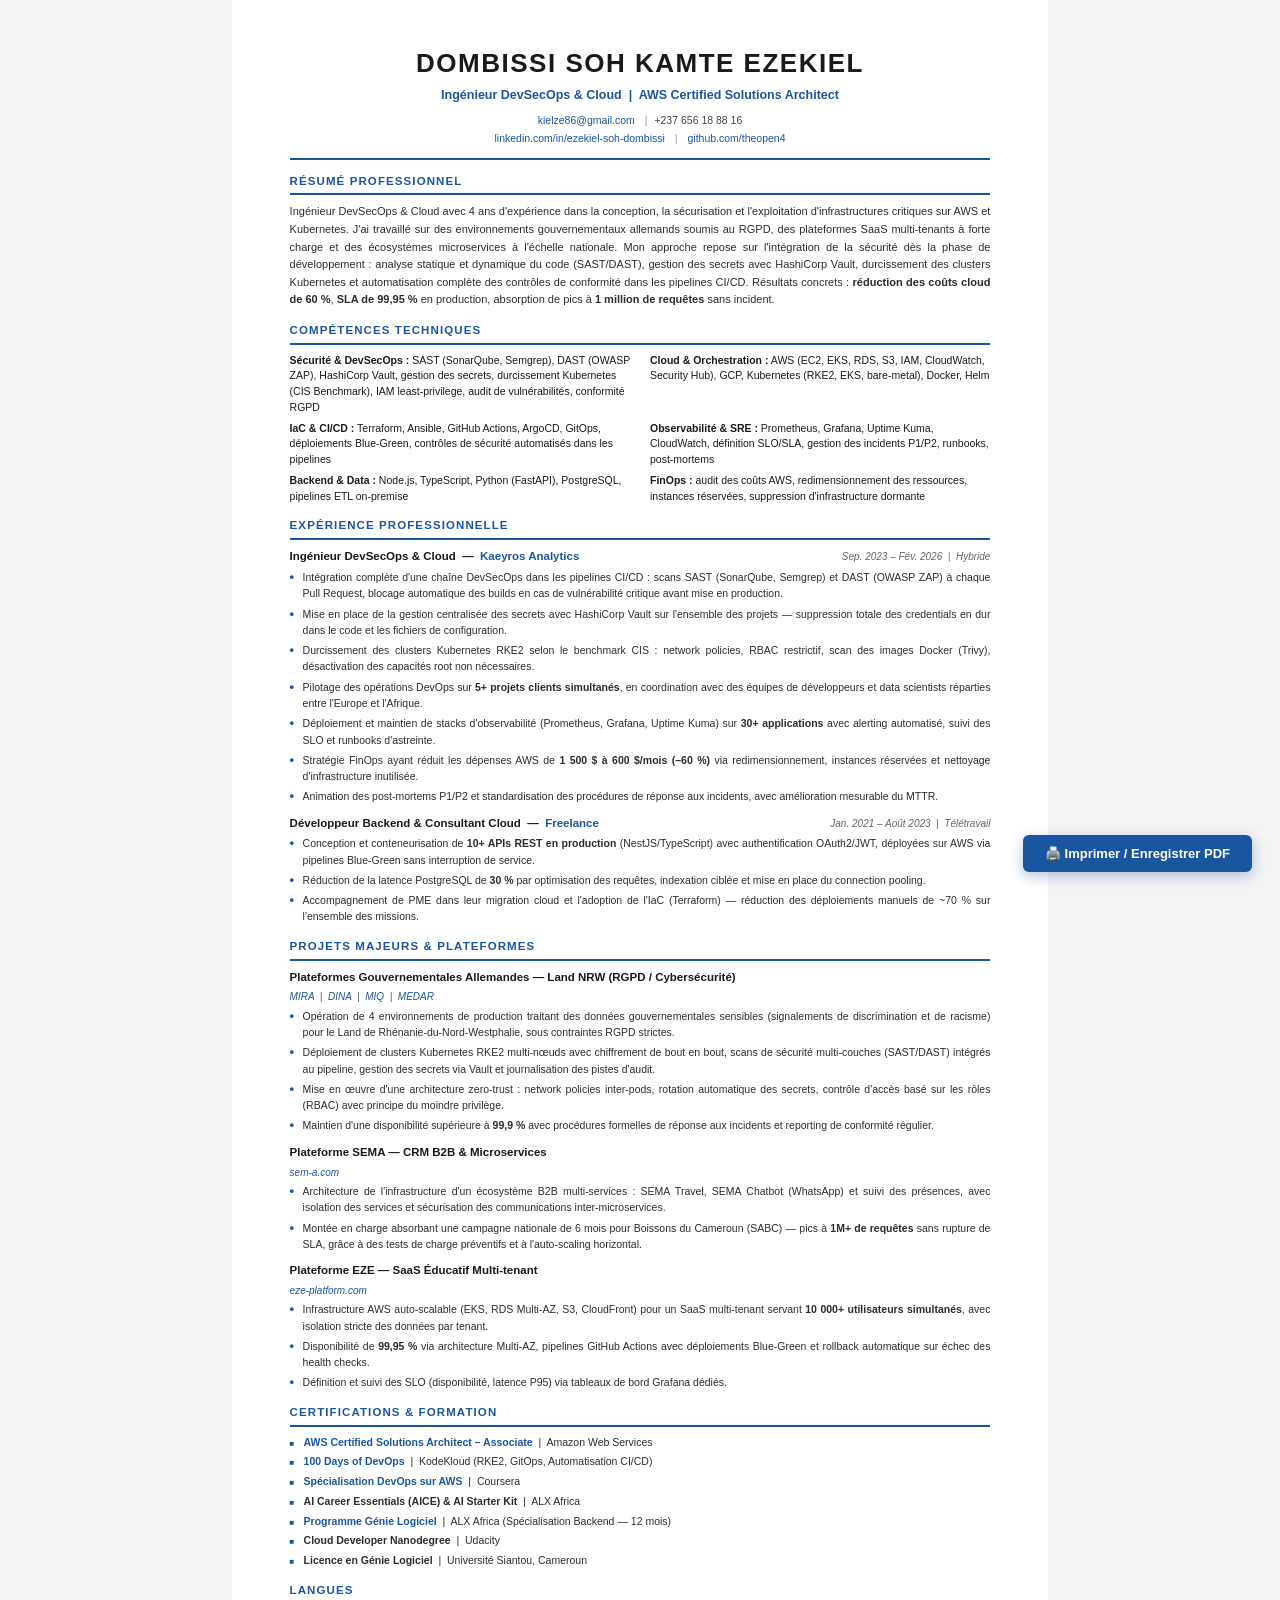
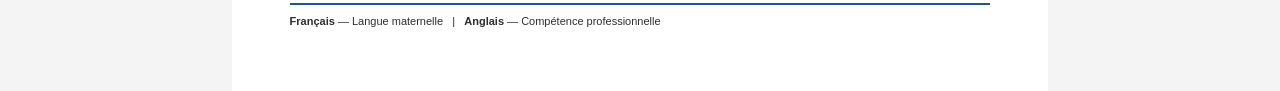
<file: cv_ezekiel_devsecops_fr-co.html>
<!DOCTYPE html>
<html lang="fr">
<head>
<meta charset="UTF-8">
<meta name="viewport" content="width=device-width, initial-scale=1.0">
<title>Dombissi Soh Kamte Ezekiel — Ingénieur DevSecOps & Cloud</title>
<style>
  * { margin: 0; padding: 0; box-sizing: border-box; }

  body {
    font-family: 'Calibri', 'Arial', sans-serif;
    background: #f4f4f4;
    color: #1a1a1a;
    font-size: 11px;
    line-height: 1.55;
  }

  .page {
    max-width: 8.5in;
    margin: 0 auto;
    background: #fff;
    padding: 0.45in 0.6in 0.5in;
  }

  .header {
    text-align: center;
    padding-bottom: 10px;
    border-bottom: 2.5px solid #1A56A0;
    margin-bottom: 13px;
  }
  .name {
    font-size: 26px;
    font-weight: 700;
    letter-spacing: 1.5px;
    text-transform: uppercase;
    color: #1a1a1a;
    margin-bottom: 3px;
  }
  .title {
    font-size: 12.5px;
    font-weight: 600;
    color: #1A56A0;
    margin-bottom: 6px;
  }
  .contact {
    font-size: 10.5px;
    color: #444;
    line-height: 1.7;
  }
  .contact a { color: #1A56A0; text-decoration: none; }
  .sep { margin: 0 7px; color: #999; }

  .section { margin-bottom: 13px; }
  .section-title {
    font-size: 11.5px;
    font-weight: 700;
    text-transform: uppercase;
    letter-spacing: 1.1px;
    color: #1A56A0;
    border-bottom: 2px solid #1A56A0;
    padding-bottom: 3px;
    margin-bottom: 8px;
  }

  .summary {
    font-size: 11px;
    line-height: 1.6;
    color: #2d2d2d;
    text-align: justify;
  }

  .skills-grid {
    display: grid;
    grid-template-columns: 1fr 1fr;
    gap: 5px 20px;
  }
  .skill-item { font-size: 10.5px; line-height: 1.5; }
  .skill-label { font-weight: 700; color: #1a1a1a; }

  .exp-block { margin-bottom: 10px; page-break-inside: avoid; }
  .exp-header {
    display: flex;
    justify-content: space-between;
    align-items: baseline;
    flex-wrap: wrap;
    margin-bottom: 3px;
    gap: 4px;
  }
  .exp-title { font-size: 11.5px; font-weight: 700; color: #1a1a1a; }
  .exp-title span { color: #1A56A0; }
  .exp-meta { font-size: 10px; color: #666; font-style: italic; white-space: nowrap; }
  .exp-sub { font-size: 10px; color: #555; font-style: italic; margin-bottom: 3px; }
  .exp-sub a { color: #1A56A0; text-decoration: none; }

  ul.bullets { list-style: none; padding: 0; margin: 0; }
  ul.bullets li {
    font-size: 10.5px;
    line-height: 1.55;
    color: #2d2d2d;
    padding-left: 13px;
    position: relative;
    margin-bottom: 4px;
    text-align: justify;
  }
  ul.bullets li::before {
    content: "•";
    position: absolute;
    left: 0;
    color: #1A56A0;
    font-weight: bold;
    font-size: 13px;
    line-height: 1.3;
  }

  .cert-item {
    font-size: 10.5px;
    color: #2d2d2d;
    padding-left: 14px;
    position: relative;
    line-height: 1.5;
    margin-bottom: 4px;
  }
  .cert-item::before {
    content: "■";
    position: absolute;
    left: 0;
    color: #1A56A0;
    font-size: 8px;
    top: 3px;
  }
  .cert-item a { color: #1A56A0; text-decoration: none; }

  .lang { font-size: 11px; color: #2d2d2d; }

  .btn-print {
    position: fixed;
    bottom: 28px;
    right: 28px;
    background: #1A56A0;
    color: #fff;
    border: none;
    padding: 11px 22px;
    font-size: 13px;
    font-weight: 600;
    border-radius: 6px;
    cursor: pointer;
    box-shadow: 0 4px 14px rgba(26,86,160,0.35);
    z-index: 100;
    font-family: 'Calibri', 'Arial', sans-serif;
  }
  .btn-print:active { background: #123d7a; }

  @media print {
    body { background: #fff; font-size: 10.5px; }
    .page { padding: 0.3in 0.45in; max-width: 100%; }
    .btn-print { display: none !important; }
    .section { page-break-inside: avoid; }
    a { color: #1A56A0 !important; text-decoration: none !important; }
  }

  @page { size: A4; margin: 0; }
</style>
</head>
<body>
<div class="page">

  <!-- HEADER -->
  <div class="header">
    <div class="name">DOMBISSI SOH KAMTE EZEKIEL</div>
    <div class="title">Ingénieur DevSecOps &amp; Cloud &nbsp;|&nbsp; AWS Certified Solutions Architect</div>
    <div class="contact">
      <a href="mailto:kielze86@gmail.com">kielze86@gmail.com</a>
      <span class="sep">|</span>+237 656 18 88 16
      <br>
      <a href="https://www.linkedin.com/in/ezekiel-soh-dombissi-a1591b240/" target="_blank">linkedin.com/in/ezekiel-soh-dombissi</a>
      <span class="sep">|</span>
      <a href="https://github.com/theopen4" target="_blank">github.com/theopen4</a>
    </div>
  </div>

  <!-- RÉSUMÉ -->
  <div class="section">
    <div class="section-title">Résumé Professionnel</div>
    <div class="summary">
      Ingénieur DevSecOps &amp; Cloud avec 4 ans d'expérience dans la conception, la sécurisation et l'exploitation d'infrastructures critiques sur AWS et Kubernetes. J'ai travaillé sur des environnements gouvernementaux allemands soumis au RGPD, des plateformes SaaS multi-tenants à forte charge et des écosystèmes microservices à l'échelle nationale. Mon approche repose sur l'intégration de la sécurité dès la phase de développement : analyse statique et dynamique du code (SAST/DAST), gestion des secrets avec HashiCorp Vault, durcissement des clusters Kubernetes et automatisation complète des contrôles de conformité dans les pipelines CI/CD. Résultats concrets : <strong>réduction des coûts cloud de 60 %</strong>, <strong>SLA de 99,95 %</strong> en production, absorption de pics à <strong>1 million de requêtes</strong> sans incident.
    </div>
  </div>

  <!-- COMPÉTENCES -->
  <div class="section">
    <div class="section-title">Compétences Techniques</div>
    <div class="skills-grid">
      <div class="skill-item"><span class="skill-label">Sécurité &amp; DevSecOps :</span> SAST (SonarQube, Semgrep), DAST (OWASP ZAP), HashiCorp Vault, gestion des secrets, durcissement Kubernetes (CIS Benchmark), IAM least-privilege, audit de vulnérabilités, conformité RGPD</div>
      <div class="skill-item"><span class="skill-label">Cloud &amp; Orchestration :</span> AWS (EC2, EKS, RDS, S3, IAM, CloudWatch, Security Hub), GCP, Kubernetes (RKE2, EKS, bare-metal), Docker, Helm</div>
      <div class="skill-item"><span class="skill-label">IaC &amp; CI/CD :</span> Terraform, Ansible, GitHub Actions, ArgoCD, GitOps, déploiements Blue-Green, contrôles de sécurité automatisés dans les pipelines</div>
      <div class="skill-item"><span class="skill-label">Observabilité &amp; SRE :</span> Prometheus, Grafana, Uptime Kuma, CloudWatch, définition SLO/SLA, gestion des incidents P1/P2, runbooks, post-mortems</div>
      <div class="skill-item"><span class="skill-label">Backend &amp; Data :</span> Node.js, TypeScript, Python (FastAPI), PostgreSQL, pipelines ETL on-premise</div>
      <div class="skill-item"><span class="skill-label">FinOps :</span> audit des coûts AWS, redimensionnement des ressources, instances réservées, suppression d'infrastructure dormante</div>
    </div>
  </div>

  <!-- EXPÉRIENCE -->
  <div class="section">
    <div class="section-title">Expérience Professionnelle</div>

    <div class="exp-block">
      <div class="exp-header">
        <div class="exp-title">Ingénieur DevSecOps &amp; Cloud &nbsp;—&nbsp; <span>Kaeyros Analytics</span></div>
        <div class="exp-meta">Sep. 2023 – Fév. 2026 &nbsp;|&nbsp; Hybride</div>
      </div>
      <ul class="bullets">
        <li>Intégration complète d'une chaîne DevSecOps dans les pipelines CI/CD : scans SAST (SonarQube, Semgrep) et DAST (OWASP ZAP) à chaque Pull Request, blocage automatique des builds en cas de vulnérabilité critique avant mise en production.</li>
        <li>Mise en place de la gestion centralisée des secrets avec HashiCorp Vault sur l'ensemble des projets — suppression totale des credentials en dur dans le code et les fichiers de configuration.</li>
        <li>Durcissement des clusters Kubernetes RKE2 selon le benchmark CIS : network policies, RBAC restrictif, scan des images Docker (Trivy), désactivation des capacités root non nécessaires.</li>
        <li>Pilotage des opérations DevOps sur <strong>5+ projets clients simultanés</strong>, en coordination avec des équipes de développeurs et data scientists réparties entre l'Europe et l'Afrique.</li>
        <li>Déploiement et maintien de stacks d'observabilité (Prometheus, Grafana, Uptime Kuma) sur <strong>30+ applications</strong> avec alerting automatisé, suivi des SLO et runbooks d'astreinte.</li>
        <li>Stratégie FinOps ayant réduit les dépenses AWS de <strong>1 500 $ à 600 $/mois (–60 %)</strong> via redimensionnement, instances réservées et nettoyage d'infrastructure inutilisée.</li>
        <li>Animation des post-mortems P1/P2 et standardisation des procédures de réponse aux incidents, avec amélioration mesurable du MTTR.</li>
      </ul>
    </div>

    <div class="exp-block">
      <div class="exp-header">
        <div class="exp-title">Développeur Backend &amp; Consultant Cloud &nbsp;—&nbsp; <span>Freelance</span></div>
        <div class="exp-meta">Jan. 2021 – Août 2023 &nbsp;|&nbsp; Télétravail</div>
      </div>
      <ul class="bullets">
        <li>Conception et conteneurisation de <strong>10+ APIs REST en production</strong> (NestJS/TypeScript) avec authentification OAuth2/JWT, déployées sur AWS via pipelines Blue-Green sans interruption de service.</li>
        <li>Réduction de la latence PostgreSQL de <strong>30 %</strong> par optimisation des requêtes, indexation ciblée et mise en place du connection pooling.</li>
        <li>Accompagnement de PME dans leur migration cloud et l'adoption de l'IaC (Terraform) — réduction des déploiements manuels de ~70 % sur l'ensemble des missions.</li>
      </ul>
    </div>
  </div>

  <!-- PROJETS -->
  <div class="section">
    <div class="section-title">Projets Majeurs &amp; Plateformes</div>

    <div class="exp-block">
      <div class="exp-header">
        <div class="exp-title">Plateformes Gouvernementales Allemandes — Land NRW (RGPD / Cybersécurité)</div>
      </div>
      <div class="exp-sub">
        <a href="https://mira.nrw/de" target="_blank">MIRA</a> &nbsp;|&nbsp;
        <a href="https://dina.nrw/de" target="_blank">DINA</a> &nbsp;|&nbsp;
        <a href="https://miq.nrw/de" target="_blank">MIQ</a> &nbsp;|&nbsp;
        <a href="https://medar.nrw/de" target="_blank">MEDAR</a>
      </div>
      <ul class="bullets">
        <li>Opération de 4 environnements de production traitant des données gouvernementales sensibles (signalements de discrimination et de racisme) pour le Land de Rhénanie-du-Nord-Westphalie, sous contraintes RGPD strictes.</li>
        <li>Déploiement de clusters Kubernetes RKE2 multi-nœuds avec chiffrement de bout en bout, scans de sécurité multi-couches (SAST/DAST) intégrés au pipeline, gestion des secrets via Vault et journalisation des pistes d'audit.</li>
        <li>Mise en œuvre d'une architecture zero-trust : network policies inter-pods, rotation automatique des secrets, contrôle d'accès basé sur les rôles (RBAC) avec principe du moindre privilège.</li>
        <li>Maintien d'une disponibilité supérieure à <strong>99,9 %</strong> avec procédures formelles de réponse aux incidents et reporting de conformité régulier.</li>
      </ul>
    </div>

    <div class="exp-block">
      <div class="exp-header">
        <div class="exp-title">Plateforme SEMA — CRM B2B &amp; Microservices</div>
      </div>
      <div class="exp-sub"><a href="https://sem-a.com/fr" target="_blank">sem-a.com</a></div>
      <ul class="bullets">
        <li>Architecture de l'infrastructure d'un écosystème B2B multi-services : SEMA Travel, SEMA Chatbot (WhatsApp) et suivi des présences, avec isolation des services et sécurisation des communications inter-microservices.</li>
        <li>Montée en charge absorbant une campagne nationale de 6 mois pour Boissons du Cameroun (SABC) — pics à <strong>1M+ de requêtes</strong> sans rupture de SLA, grâce à des tests de charge préventifs et à l'auto-scaling horizontal.</li>
      </ul>
    </div>

    <div class="exp-block">
      <div class="exp-header">
        <div class="exp-title">Plateforme EZE — SaaS Éducatif Multi-tenant</div>
      </div>
      <div class="exp-sub"><a href="https://eze-platform.com/en" target="_blank">eze-platform.com</a></div>
      <ul class="bullets">
        <li>Infrastructure AWS auto-scalable (EKS, RDS Multi-AZ, S3, CloudFront) pour un SaaS multi-tenant servant <strong>10 000+ utilisateurs simultanés</strong>, avec isolation stricte des données par tenant.</li>
        <li>Disponibilité de <strong>99,95 %</strong> via architecture Multi-AZ, pipelines GitHub Actions avec déploiements Blue-Green et rollback automatique sur échec des health checks.</li>
        <li>Définition et suivi des SLO (disponibilité, latence P95) via tableaux de bord Grafana dédiés.</li>
      </ul>
    </div>
  </div>

  <!-- CERTIFICATIONS -->
  <div class="section">
    <div class="section-title">Certifications &amp; Formation</div>
    <div class="cert-item"><strong><a href="https://www.credly.com/badges/00883374-c814-4ab5-b847-0f479e2e3b33" target="_blank">AWS Certified Solutions Architect – Associate</a></strong> &nbsp;|&nbsp; Amazon Web Services</div>
    <div class="cert-item"><strong><a href="https://engineer.kodekloud.com/certificate-verification/0b5ac8d3-5ee3-41c6-a584-31477414c346" target="_blank">100 Days of DevOps</a></strong> &nbsp;|&nbsp; KodeKloud (RKE2, GitOps, Automatisation CI/CD)</div>
    <div class="cert-item"><strong><a href="https://www.coursera.org/account/accomplishments/specialization/certificate/NHHDN4QMQCV6" target="_blank">Spécialisation DevOps sur AWS</a></strong> &nbsp;|&nbsp; Coursera</div>
    <div class="cert-item"><strong>AI Career Essentials (AICE) &amp; AI Starter Kit</strong> &nbsp;|&nbsp; ALX Africa</div>
    <div class="cert-item"><strong><a href="https://drive.google.com/file/d/1Jm5lS81IGvLo3-tZUld4D0AfV5LPE0H8/view" target="_blank">Programme Génie Logiciel</a></strong> &nbsp;|&nbsp; ALX Africa (Spécialisation Backend — 12 mois)</div>
    <div class="cert-item"><strong>Cloud Developer Nanodegree</strong> &nbsp;|&nbsp; Udacity</div>
    <div class="cert-item"><strong>Licence en Génie Logiciel</strong> &nbsp;|&nbsp; Université Siantou, Cameroun</div>
  </div>

  <!-- LANGUES -->
  <div class="section">
    <div class="section-title">Langues</div>
    <div class="lang">
      <strong>Français</strong> — Langue maternelle &nbsp;&nbsp;|&nbsp;&nbsp;
      <strong>Anglais</strong> — Compétence professionnelle
    </div>
  </div>

</div>

<button class="btn-print" onclick="window.print()">🖨️ Imprimer / Enregistrer PDF</button>

</body>
</html>
</file>
<file: styles.css>
/* ═══════════════════════════════════════════════════════════════════
   Portfolio Ezekiel Soh — styles.css
   Même palette que NyxenTech v3
   #080C14 · #0066FF · #F0F4FF
   ═══════════════════════════════════════════════════════════════════ */

*, *::before, *::after { box-sizing: border-box; margin: 0; padding: 0; }

:root {
  --bg:       #080C14;
  --bg-2:     #0D1220;
  --bg-3:     #111827;
  --bg-4:     #151e30;
  --blue:     #0066FF;
  --blue-2:   #0052cc;
  --blue-dim: rgba(0,102,255,0.12);
  --text:     #F0F4FF;
  --text-2:   #94a3c0;
  --text-3:   #4d5e80;
  --border:   rgba(240,244,255,0.07);
  --border-2: rgba(240,244,255,0.12);
  --green:    #22c55e;

  --font: 'Inter', -apple-system, sans-serif;
  --mono: 'JetBrains Mono', monospace;
  --ease: cubic-bezier(0.16, 1, 0.3, 1);
  --section-py: clamp(72px, 9vw, 120px);
}

html { scroll-behavior: smooth; }
body {
  font-family: var(--font);
  background: var(--bg);
  color: var(--text);
  line-height: 1.6;
  overflow-x: hidden;
  -webkit-font-smoothing: antialiased;
}
::selection { background: rgba(0,102,255,0.3); color: white; }
::-webkit-scrollbar { width: 4px; }
::-webkit-scrollbar-track { background: var(--bg); }
::-webkit-scrollbar-thumb { background: var(--bg-3); }

/* ─── UTILS ─────────────────────────────────────────────────────── */
.container { max-width: 1160px; margin: 0 auto; padding: 0 clamp(20px,5vw,56px); }
.section { padding: var(--section-py) 0; }
.mono { font-family: var(--mono); }

.eyebrow {
  display: inline-block;
  font-family: var(--mono);
  font-size: 11px;
  font-weight: 600;
  letter-spacing: 0.14em;
  text-transform: uppercase;
  color: var(--blue);
  margin-bottom: 14px;
}
.section-title {
  font-size: clamp(26px, 4vw, 44px);
  font-weight: 800;
  line-height: 1.1;
  letter-spacing: -0.025em;
  margin-bottom: 14px;
}
.section-sub { font-size: 16px; color: var(--text-2); max-width: 480px; }
.section-head { margin-bottom: 52px; }

/* ─── REVEAL ────────────────────────────────────────────────────── */
.reveal { opacity:0; transform:translateY(22px); transition: opacity .65s var(--ease), transform .65s var(--ease); }
.reveal.visible { opacity:1; transform:translateY(0); }
.d1 { transition-delay:.1s; } .d2 { transition-delay:.2s; }
.d3 { transition-delay:.3s; } .d4 { transition-delay:.4s; }

/* ─── BUTTONS ───────────────────────────────────────────────────── */
.btn-primary {
  display:inline-flex; align-items:center; gap:8px;
  background:var(--blue); color:#fff;
  font-size:14px; font-weight:600;
  padding:11px 22px; border-radius:8px;
  text-decoration:none; border:none; cursor:pointer;
  transition:background .2s, transform .2s var(--ease), box-shadow .2s;
  white-space:nowrap;
}
.btn-primary:hover { background:var(--blue-2); transform:translateY(-1px); box-shadow:0 8px 24px rgba(0,102,255,.35); }
.btn-lg { font-size:15px; padding:13px 28px; }

.btn-ghost {
  display:inline-flex; align-items:center; gap:8px;
  color:var(--text-2); font-size:14px; font-weight:500;
  text-decoration:none; padding:11px 0;
  border-bottom:1px solid var(--border-2);
  transition:color .2s, border-color .2s;
}
.btn-ghost:hover { color:var(--text); border-color:var(--blue); }

/* ══════════════════════════════════════════════════════════════════
   NAV
   ══════════════════════════════════════════════════════════════════ */
.nav {
  position:fixed; top:0; left:0; right:0; z-index:100;
  border-bottom:1px solid transparent;
  transition:background .35s, border-color .35s;
}
.nav.scrolled {
  background:rgba(8,12,20,.9);
  backdrop-filter:blur(20px); -webkit-backdrop-filter:blur(20px);
  border-bottom-color:var(--border);
}
.nav__inner { display:flex; align-items:center; padding:16px 0; gap:8px; }

.logo { display:flex; align-items:center; gap:12px; text-decoration:none; margin-right:28px; flex-shrink:0; }
.logo-avatar {
  width:36px; height:36px; border-radius:8px;
  background:linear-gradient(135deg,var(--blue),#003db3);
  color:#fff; font-weight:800; font-size:13px;
  display:flex; align-items:center; justify-content:center;
  letter-spacing:0.05em;
}
.logo-info { display:flex; flex-direction:column; gap:1px; }
.logo-name { font-size:14px; font-weight:700; color:var(--text); line-height:1; }
.logo-role { font-size:10px; color:var(--text-3); line-height:1; letter-spacing:0.06em; }

.nav__links { display:flex; list-style:none; gap:2px; flex:1; }
.nav__links a { color:var(--text-3); text-decoration:none; font-size:13px; font-weight:500; padding:7px 12px; border-radius:6px; transition:color .18s, background .18s; }
.nav__links a:hover { color:var(--text); background:rgba(255,255,255,.05); }

.nav__right { display:flex; align-items:center; gap:12px; margin-left:auto; }

/* Lang toggle */
.lang-toggle {
  display:inline-flex; align-items:center; gap:4px;
  background:var(--bg-3); border:1px solid var(--border-2);
  border-radius:6px; padding:6px 12px; cursor:pointer;
  font-family:var(--mono); font-size:11px; font-weight:700;
  color:var(--text-2); letter-spacing:0.08em;
  transition:border-color .2s, color .2s;
}
.lang-toggle:hover { border-color:var(--blue); color:var(--text); }
.lt-active { color:var(--blue); }
.lt-sep { color:var(--text-3); }
.lt-other { color:var(--text-3); }

.burger { display:none; flex-direction:column; gap:5px; background:none; border:none; cursor:pointer; padding:4px; margin-left:12px; }
.burger span { display:block; width:22px; height:2px; background:var(--text); border-radius:2px; transition:all .3s; }

.nav__mobile { display:none; flex-direction:column; gap:4px; background:var(--bg-2); border-top:1px solid var(--border); padding:20px clamp(20px,5vw,56px); }
.nav__mobile.open { display:flex; }
.nav__mobile a { color:var(--text-2); text-decoration:none; font-size:15px; font-weight:500; padding:11px 14px; border-radius:8px; transition:color .18s, background .18s; }
.nav__mobile a:hover { color:var(--text); background:rgba(255,255,255,.04); }
.ml-lang { padding:12px 14px 4px; }
.lang-toggle--mobile { background:none; border:none; padding:0; font-size:13px; color:var(--text-3); cursor:pointer; font-family:var(--mono); font-weight:700; }

@media(max-width:820px) {
  .nav__links,.nav__right { display:none; }
  .burger { display:flex; }
  .logo { margin-right:auto; }
}

/* ══════════════════════════════════════════════════════════════════
   HERO
   ══════════════════════════════════════════════════════════════════ */
.hero {
  padding:128px 0 80px;
  border-bottom:1px solid var(--border);
  position:relative; overflow:hidden;
}
.hero::before {
  content:''; position:absolute; top:-150px; right:-100px;
  width:650px; height:650px;
  background:radial-gradient(circle,rgba(0,102,255,.1) 0%,transparent 65%);
  pointer-events:none;
}
.hero__inner { display:grid; grid-template-columns:1fr 1fr; gap:56px; align-items:center; position:relative; z-index:1; }
@media(max-width:960px) { .hero__inner { grid-template-columns:1fr; } .hero__visual { order:-1; } }

.status-badge {
  display:inline-flex; align-items:center; gap:8px;
  background:rgba(34,197,94,.08); border:1px solid rgba(34,197,94,.2);
  border-radius:100px; padding:6px 14px;
  font-size:12px; font-weight:600; color:#86efac;
  font-family:var(--mono); letter-spacing:.04em; margin-bottom:24px;
}
.status-dot { width:7px; height:7px; background:var(--green); border-radius:50%; animation:pulse-g 2.5s ease infinite; }
@keyframes pulse-g { 0%,100%{box-shadow:0 0 0 0 rgba(34,197,94,.4);}50%{box-shadow:0 0 0 5px rgba(34,197,94,0);} }

.hero__name {
  font-size:clamp(40px,6vw,68px);
  font-weight:900; line-height:1.05; letter-spacing:-0.03em; margin-bottom:16px;
}
.name-accent { color:var(--blue); }

.hero__titles { display:flex; align-items:center; gap:10px; flex-wrap:wrap; margin-bottom:20px; }
.ht-item { font-size:14px; font-weight:600; color:var(--text-2); font-family:var(--mono); letter-spacing:.04em; }
.ht-item.active { color:var(--text); }
.ht-sep { color:var(--text-3); font-size:14px; }

.hero__desc { font-size:16px; color:var(--text-2); line-height:1.75; max-width:460px; margin-bottom:28px; }
.hero__ctas { display:flex; align-items:center; gap:20px; flex-wrap:wrap; margin-bottom:32px; }

.hero__links { display:flex; align-items:center; gap:16px; flex-wrap:wrap; }
.social-link {
  display:inline-flex; align-items:center; gap:7px;
  font-size:13px; font-weight:500; color:var(--text-3);
  text-decoration:none; font-family:var(--mono);
  transition:color .2s;
}
.social-link svg { width:16px; height:16px; }
.social-link:hover { color:var(--blue); }

/* Hero photo */
.hero-photo-wrap {
  display:flex; flex-direction:column; align-items:center; gap:14px;
  margin-bottom:20px;
}
.hero-photo-ring {
  position:relative;
  width:172px; height:172px;
  border-radius:50%;
  padding:3px;
  background:linear-gradient(135deg, var(--blue) 0%, rgba(0,102,255,.3) 100%);
  box-shadow:0 0 0 8px rgba(0,102,255,.08), 0 8px 48px rgba(0,102,255,.3);
  flex-shrink:0;
}
.hero-photo {
  width:100%; height:100%;
  border-radius:50%;
  object-fit:cover;
  object-position:center top;
  display:block;
}
.hero-photo-badge {
  display:inline-flex; align-items:center; gap:7px;
  background:rgba(255,153,0,.08); border:1px solid rgba(255,153,0,.25);
  border-radius:100px; padding:6px 14px;
  font-size:11px; font-weight:600; color:#fbbf24;
  font-family:var(--mono); letter-spacing:.04em;
}
.hero-photo-badge svg { color:#ff9900; flex-shrink:0; }

/* Stats board */
.stats-board {
  background:var(--bg-2); border:1px solid var(--border-2); border-radius:12px; overflow:hidden;
}
.sb-header {
  display:flex; align-items:center; justify-content:space-between;
  padding:14px 20px; background:var(--bg-3); border-bottom:1px solid var(--border);
}
.sb-title { font-size:11px; color:var(--text-3); letter-spacing:.08em; }
.sb-live { display:flex; align-items:center; gap:6px; }
.sb-live .mono { font-size:10px; color:var(--green); letter-spacing:.06em; }
.asb-dot { width:6px; height:6px; border-radius:50%; flex-shrink:0; }
.asb-green { background:var(--green); }
.asb-blue { background:var(--blue); }

.sb-grid {
  display:grid; grid-template-columns:repeat(3,1fr);
  gap:0; border-bottom:1px solid var(--border);
}
.sb-stat {
  display:flex; flex-direction:column; align-items:center;
  padding:20px 12px; border-right:1px solid var(--border);
}
.sb-stat:last-child,.sb-stat:nth-child(3) { border-right:none; }
.sb-stat:nth-child(4),.sb-stat:nth-child(5) { border-top:1px solid var(--border); }
.ss-val { font-size:28px; font-weight:800; color:var(--blue); line-height:1; letter-spacing:-0.02em; font-variant-numeric:tabular-nums; }
.ss-plus { font-size:16px; font-weight:700; color:var(--blue); display:inline; }
.ss-label { font-family:var(--mono); font-size:9px; color:var(--text-3); letter-spacing:.06em; text-transform:uppercase; margin-top:5px; text-align:center; }

.sb-footer { display:flex; border-top:1px solid var(--border); }
.sbf-item { flex:1; display:flex; align-items:center; gap:7px; padding:10px 16px; font-family:var(--mono); font-size:10px; color:var(--text-3); border-right:1px solid var(--border); letter-spacing:.04em; }
.sbf-item:last-child { border-right:none; }

/* ══════════════════════════════════════════════════════════════════
   ABOUT
   ══════════════════════════════════════════════════════════════════ */
.about { background:var(--bg-2); border-top:1px solid var(--border); border-bottom:1px solid var(--border); }
.about__inner { display:grid; grid-template-columns:200px 1fr 1fr; gap:52px; align-items:start; }
@media(max-width:1060px) { .about__inner { grid-template-columns:160px 1fr 1fr; gap:36px; } }
@media(max-width:820px)  { .about__inner { grid-template-columns:1fr 1fr; gap:36px; } .about__photo { grid-column:1/-1; display:flex; justify-content:center; } }
@media(max-width:580px)  { .about__inner { grid-template-columns:1fr; } }

.about-photo-frame {
  position:relative; display:inline-block;
  border-radius:16px; overflow:visible;
}
.about-photo {
  width:100%; aspect-ratio:4/5;
  border-radius:16px;
  object-fit:cover; object-position:center 5%;
  display:block;
  border:2px solid var(--border-2);
  filter:brightness(.95);
  transition:filter .3s;
}
.about-photo-frame:hover .about-photo { filter:brightness(1); }
.about-photo-tag {
  position:absolute; bottom:-12px; left:50%; transform:translateX(-50%);
  display:inline-flex; align-items:center; gap:6px;
  background:var(--bg-3); border:1px solid rgba(34,197,94,.25);
  border-radius:100px; padding:5px 12px; white-space:nowrap;
  font-family:var(--mono); font-size:10px; font-weight:600;
  color:#86efac; letter-spacing:.04em;
  box-shadow:0 4px 16px rgba(0,0,0,.4);
}
@media(max-width:820px) { .about-photo { max-width:180px; } }

.about__lead { font-size:17px; font-weight:500; color:var(--text); line-height:1.65; margin-bottom:16px; letter-spacing:-0.01em; }
.about__body { font-size:14px; color:var(--text-2); line-height:1.75; margin-bottom:14px; }
.about__tags { display:flex; gap:8px; flex-wrap:wrap; margin-top:24px; }
.about__tags span {
  font-family:var(--mono); font-size:11px; font-weight:500;
  color:var(--text-3); background:var(--bg-3); border:1px solid var(--border-2);
  padding:5px 12px; border-radius:6px;
}

/* Timeline */
.timeline { display:flex; flex-direction:column; gap:0; }
.tl-item { display:grid; grid-template-columns:20px 1fr; gap:16px; padding-bottom:28px; position:relative; }
.tl-item:last-child { padding-bottom:0; }
.tl-item::before { content:''; position:absolute; left:9px; top:24px; bottom:0; width:1px; background:var(--border-2); }
.tl-item:last-child::before { display:none; }

.tl-dot {
  width:20px; height:20px; border-radius:50%;
  background:var(--blue); border:3px solid var(--bg-2);
  flex-shrink:0; position:relative; z-index:1; margin-top:2px;
}
.tl-dot--past { background:var(--bg-3); border-color:var(--border-2); }
.tl-dot--edu { background:rgba(0,102,255,.3); border-color:var(--bg-2); }

.tl-date { font-family:var(--mono); font-size:10px; color:var(--text-3); letter-spacing:.06em; display:block; margin-bottom:4px; }
.tl-content h4 { font-size:14px; font-weight:700; color:var(--text); margin-bottom:2px; }
.tl-company { font-size:12px; color:var(--blue); font-weight:500; display:block; margin-bottom:6px; }
.tl-content p { font-size:13px; color:var(--text-2); line-height:1.6; }

/* ══════════════════════════════════════════════════════════════════
   SKILLS
   ══════════════════════════════════════════════════════════════════ */
.skills { background:var(--bg); }
.skills__grid { display:grid; grid-template-columns:repeat(3,1fr); gap:20px; }
@media(max-width:900px) { .skills__grid { grid-template-columns:repeat(2,1fr); } }
@media(max-width:560px) { .skills__grid { grid-template-columns:1fr; } }

.skill-block {
  background:var(--bg-2); border:1px solid var(--border); border-radius:12px;
  padding:24px; transition:border-color .25s, transform .25s var(--ease), background .25s;
}
.skill-block:hover { border-color:rgba(0,102,255,.25); background:var(--bg-3); transform:translateY(-3px); }

.sk-icon {
  width:40px; height:40px; background:var(--blue-dim);
  border:1px solid rgba(0,102,255,.2); border-radius:8px;
  display:flex; align-items:center; justify-content:center;
  color:var(--blue); margin-bottom:14px;
}
.sk-icon svg { width:20px; height:20px; }
.skill-block h3 { font-size:14px; font-weight:700; color:var(--text); margin-bottom:14px; letter-spacing:-0.01em; }

.sk-tags { display:flex; flex-wrap:wrap; gap:6px; }
.sk-tags span {
  font-family:var(--mono); font-size:10px; font-weight:500;
  color:var(--text-3); background:var(--bg-3);
  border:1px solid var(--border-2); padding:4px 9px; border-radius:4px;
  transition:color .2s, border-color .2s, background .2s;
}
.skill-block:hover .sk-tags span { color:var(--text-2); }

/* ── CV download button ── */
.btn-cv {
  display:inline-flex; align-items:center; gap:7px;
  font-size:13px; font-weight:600; padding:9px 18px;
  white-space:nowrap;
}

/* ══════════════════════════════════════════════════════════════════
   PROJECTS
   ══════════════════════════════════════════════════════════════════ */
.projects { background:var(--bg); }
.projects__grid { display:grid; grid-template-columns:repeat(2,1fr); gap:20px; }
@media(max-width:760px) { .projects__grid { grid-template-columns:1fr; } }

.proj-card {
  background:var(--bg-2); border:1px solid var(--border); border-radius:12px;
  padding:28px; transition:border-color .25s, transform .25s var(--ease), background .25s;
  display:flex; flex-direction:column; gap:16px;
}
.proj-card:hover { border-color:rgba(0,102,255,.25); background:var(--bg-3); transform:translateY(-3px); }

.pc-header { display:flex; align-items:flex-start; justify-content:space-between; gap:12px; flex-wrap:wrap; }
.pc-tag {
  font-family:var(--mono); font-size:10px; font-weight:600;
  letter-spacing:.08em; text-transform:uppercase;
  color:var(--blue); background:var(--blue-dim);
  border:1px solid rgba(0,102,255,.2); padding:4px 10px; border-radius:4px;
}
.pc-links { display:flex; gap:7px; flex-wrap:wrap; }
.pc-link {
  font-family:var(--mono); font-size:10px; font-weight:700;
  color:var(--blue); text-decoration:none;
  background:var(--blue-dim); border:1px solid rgba(0,102,255,.3);
  padding:3px 9px; border-radius:5px;
  letter-spacing:.04em;
  transition:background .2s, border-color .2s, transform .15s;
  display:inline-flex; align-items:center; gap:3px;
}
.pc-link:hover { background:rgba(0,102,255,.2); border-color:rgba(0,102,255,.5); transform:translateY(-1px); }

.proj-card h3 { font-size:16px; font-weight:700; color:var(--text); line-height:1.35; letter-spacing:-0.01em; }
.proj-card p { font-size:13px; color:var(--text-2); line-height:1.7; flex:1; }

.pc-metrics { display:flex; gap:20px; padding-top:16px; border-top:1px solid var(--border); flex-wrap:wrap; }
.pcm { display:flex; flex-direction:column; gap:2px; }
.pcm-val { font-size:20px; font-weight:800; color:var(--blue); line-height:1; letter-spacing:-0.02em; }
.pcm-l { font-family:var(--mono); font-size:9px; color:var(--text-3); letter-spacing:.06em; text-transform:uppercase; }

.pc-stack { display:flex; flex-wrap:wrap; gap:6px; }
.pc-stack span {
  font-family:var(--mono); font-size:10px; font-weight:500;
  color:var(--text-3); background:var(--bg-3);
  border:1px solid var(--border); padding:3px 8px; border-radius:4px;
}

/* ══════════════════════════════════════════════════════════════════
   CERTIFICATIONS
   ══════════════════════════════════════════════════════════════════ */
.certs { background:var(--bg-2); border-top:1px solid var(--border); border-bottom:1px solid var(--border); }
.certs__grid { display:grid; grid-template-columns:repeat(3,1fr); gap:16px; }
@media(max-width:900px) { .certs__grid { grid-template-columns:repeat(2,1fr); } }
@media(max-width:540px) { .certs__grid { grid-template-columns:1fr; } }

.cert-card {
  display:flex; align-items:center; gap:14px;
  background:var(--bg); border:1px solid var(--border); border-radius:10px;
  padding:18px 20px; text-decoration:none;
  transition:border-color .2s, background .2s, transform .2s var(--ease);
}
.cert-card:not(.cert-card--progress):not(.cert-card--edu):hover {
  border-color:rgba(0,102,255,.3); background:var(--bg-3); transform:translateY(-2px);
}

.cc-icon {
  width:40px; height:40px; background:var(--blue-dim);
  border:1px solid rgba(0,102,255,.2); border-radius:8px;
  display:flex; align-items:center; justify-content:center;
  color:var(--blue); flex-shrink:0;
}
.cc-icon svg { width:20px; height:20px; }
.cc-icon--aws { background:rgba(255,153,0,.1); border-color:rgba(255,153,0,.3); color:#ff9900; }

.cc-info { flex:1; }
.cc-info h4 { font-size:13px; font-weight:700; color:var(--text); margin-bottom:3px; line-height:1.3; }
.cc-info .mono { font-size:10px; color:var(--text-3); letter-spacing:.04em; }
.cc-wip { color:var(--blue) !important; }

.cc-ext { width:14px; height:14px; color:var(--text-3); flex-shrink:0; }
.cert-card:hover .cc-ext { color:var(--blue); }

.cert-card--progress { border-color:rgba(0,102,255,.15); background:rgba(0,102,255,.04); }
.cert-card--edu { background:rgba(255,255,255,.02); }
.cc-badge {
  font-family:var(--mono); font-size:9px; font-weight:700;
  background:rgba(0,102,255,.15); border:1px solid rgba(0,102,255,.3);
  color:var(--blue); padding:3px 8px; border-radius:4px;
  white-space:nowrap; flex-shrink:0;
}

/* ══════════════════════════════════════════════════════════════════
   CONTACT
   ══════════════════════════════════════════════════════════════════ */
.contact { background:var(--bg); }
.contact__inner { display:grid; grid-template-columns:1fr 1.4fr; gap:72px; align-items:start; }
@media(max-width:900px) { .contact__inner { grid-template-columns:1fr; gap:48px; } }

.contact__left .section-title { margin-bottom:12px; }
.contact__desc { font-size:15px; color:var(--text-2); line-height:1.7; margin-bottom:32px; }

.contact__links { display:flex; flex-direction:column; gap:0; }
.cl-item {
  display:flex; align-items:center; gap:14px;
  padding:16px 0; border-bottom:1px solid var(--border);
  text-decoration:none; transition:background .2s;
}
.cl-item:last-child { border-bottom:none; }
.cl-item--plain { cursor:default; }
.cl-icon {
  width:36px; height:36px; background:var(--blue-dim);
  border:1px solid rgba(0,102,255,.2); border-radius:8px;
  display:flex; align-items:center; justify-content:center;
  color:var(--blue); flex-shrink:0;
}
.cl-icon svg { width:17px; height:17px; }
.cl-label { display:block; font-family:var(--mono); font-size:10px; color:var(--text-3); letter-spacing:.08em; text-transform:uppercase; margin-bottom:2px; }
.cl-val { font-size:14px; font-weight:500; color:var(--text); }
a.cl-item:hover .cl-val { color:var(--blue); }

/* Form */
.contact-form {
  background:var(--bg-2); border:1px solid var(--border-2); border-radius:12px;
  padding:36px; display:flex; flex-direction:column; gap:20px;
}
@media(max-width:480px) { .contact-form { padding:24px; } }

.cf-row { display:grid; grid-template-columns:1fr 1fr; gap:20px; }
@media(max-width:520px) { .cf-row { grid-template-columns:1fr; } }

.cf-group { display:flex; flex-direction:column; gap:7px; }
.cf-group label { font-family:var(--mono); font-size:11px; font-weight:600; letter-spacing:.08em; text-transform:uppercase; color:var(--text-3); }
.cf-group input,.cf-group select,.cf-group textarea {
  background:var(--bg-3); border:1px solid var(--border-2); border-radius:8px;
  padding:11px 14px; font-family:var(--font); font-size:14px; color:var(--text);
  outline:none; appearance:none; -webkit-appearance:none;
  transition:border-color .2s, box-shadow .2s;
}
.cf-group input::placeholder,.cf-group textarea::placeholder { color:var(--text-3); }
.cf-group input:focus,.cf-group select:focus,.cf-group textarea:focus {
  border-color:var(--blue); box-shadow:0 0 0 3px rgba(0,102,255,.15);
}
.cf-group select {
  background-image:url("data:image/svg+xml,%3Csvg xmlns='http://www.w3.org/2000/svg' viewBox='0 0 24 24' fill='none' stroke='%234d5e80' stroke-width='2'%3E%3Cpath d='M6 9l6 6 6-6'/%3E%3C/svg%3E");
  background-repeat:no-repeat; background-position:right 12px center;
  background-size:16px; padding-right:36px; cursor:pointer;
}
.cf-group select option { background:var(--bg-3); }
.cf-group textarea { resize:vertical; min-height:110px; }

.cf-btn {
  display:flex; align-items:center; justify-content:center; gap:8px;
  background:var(--blue); color:#fff; font-family:var(--font);
  font-size:15px; font-weight:600; padding:14px; border-radius:8px;
  border:none; cursor:pointer; width:100%;
  transition:background .2s, transform .2s, box-shadow .2s;
}
.cf-btn:hover { background:var(--blue-2); transform:translateY(-1px); box-shadow:0 6px 20px rgba(0,102,255,.3); }
.cf-note { text-align:center; font-family:var(--mono); font-size:10px; color:var(--text-3); letter-spacing:.04em; }

.form-success { display:none; text-align:center; padding:52px 36px; background:var(--bg-2); border:1px solid rgba(34,197,94,.25); border-radius:12px; }
.form-success.visible { display:block; }
.fs-icon { width:52px; height:52px; margin:0 auto 16px; background:rgba(34,197,94,.1); border:1px solid rgba(34,197,94,.3); border-radius:50%; display:flex; align-items:center; justify-content:center; color:#4ade80; }
.fs-icon svg { width:26px; height:26px; }
.form-success h3 { font-size:20px; font-weight:700; color:var(--text); margin-bottom:8px; }
.form-success p { font-size:14px; color:var(--text-2); }

/* ══════════════════════════════════════════════════════════════════
   EXPERIENCE
   ══════════════════════════════════════════════════════════════════ */
.experience { background:var(--bg-2); border-top:1px solid var(--border); border-bottom:1px solid var(--border); }
.exp-list { display:flex; flex-direction:column; gap:20px; }

.exp-card {
  background:var(--bg); border:1px solid var(--border); border-radius:12px;
  padding:28px 32px; position:relative; overflow:hidden;
  transition:border-color .25s, transform .25s var(--ease);
}
.exp-card:hover { border-color:rgba(0,102,255,.25); transform:translateY(-2px); }

.exp-card--current {
  border-color:rgba(0,102,255,.3);
  background:linear-gradient(135deg, rgba(0,102,255,.04) 0%, var(--bg) 60%);
}
.exp-card--current::before {
  content:''; position:absolute; left:0; top:0; bottom:0;
  width:3px; background:var(--blue); border-radius:3px 0 0 3px;
}

.exp-card__header {
  display:flex; justify-content:space-between; align-items:flex-start;
  gap:16px; flex-wrap:wrap; margin-bottom:4px;
}
.exp-card__left { flex:1; }
.exp-card__left h3 { font-size:17px; font-weight:700; color:var(--text); margin-bottom:7px; letter-spacing:-0.01em; }

.exp-card__company { display:flex; align-items:center; gap:10px; flex-wrap:wrap; margin-bottom:6px; }
.exp-card__company a {
  font-size:14px; font-weight:600; color:var(--blue);
  text-decoration:none; transition:opacity .2s;
}
.exp-card__company a:hover { opacity:.75; }
.exp-card__company > span { font-size:14px; font-weight:600; color:var(--blue); }

.exp-badge {
  font-family:var(--mono); font-size:9px; font-weight:700;
  letter-spacing:.08em; text-transform:uppercase;
  background:rgba(0,102,255,.15); border:1px solid rgba(0,102,255,.3);
  color:var(--blue); padding:3px 9px; border-radius:4px;
}

.exp-card__date {
  font-size:11px; color:var(--text-3); letter-spacing:.04em;
  white-space:nowrap; flex-shrink:0; padding-top:3px;
}

.exp-card__sub {
  font-size:12px; color:var(--text-3); font-style:italic; margin-bottom:18px;
  line-height:1.5;
}

.exp-card__bullets { list-style:none; padding:0; margin:0 0 18px; display:flex; flex-direction:column; gap:9px; }
.exp-card__bullets li {
  font-size:13.5px; color:var(--text-2); line-height:1.65;
  padding-left:16px; position:relative;
}
.exp-card__bullets li::before {
  content:''; position:absolute; left:0; top:9px;
  width:5px; height:5px; background:var(--blue); border-radius:50%;
}
.exp-card--current .exp-card__bullets li::before { background:var(--blue); }

.exp-card__stack { display:flex; flex-wrap:wrap; gap:6px; padding-top:16px; border-top:1px solid var(--border); }
.exp-card__stack span {
  font-family:var(--mono); font-size:10px; font-weight:500;
  color:var(--text-3); background:var(--bg-2); border:1px solid var(--border);
  padding:3px 8px; border-radius:4px;
  transition:color .2s, border-color .2s;
}
.exp-card:hover .exp-card__stack span { color:var(--text-2); }

@media(max-width:700px) {
  .exp-card { padding:20px; }
  .exp-card__header { flex-direction:column; gap:6px; }
  .exp-card__date { font-size:10px; }
  .exp-card__left h3 { font-size:15px; }
}

/* ══════════════════════════════════════════════════════════════════
   FOOTER
   ══════════════════════════════════════════════════════════════════ */
.footer { background:var(--bg); border-top:1px solid var(--border); }
.footer__inner { display:flex; align-items:center; justify-content:space-between; flex-wrap:wrap; gap:24px; padding:36px 0; border-bottom:1px solid var(--border); }
.footer__desc { font-size:11px; color:var(--text-3); margin-top:8px; letter-spacing:.04em; }
.footer__right { display:flex; gap:24px; }
.footer__link { font-size:13px; color:var(--text-3); text-decoration:none; transition:color .2s; }
.footer__link:hover { color:var(--text-2); }
.footer__bottom { padding:18px 0; }
.footer__bottom-inner { display:flex; justify-content:space-between; flex-wrap:wrap; gap:10px; font-size:12px; color:var(--text-3); }
.footer__bottom-inner .mono { font-size:11px; }

/* ══════════════════════════════════════════════════════════════════
   RESPONSIVE
   ══════════════════════════════════════════════════════════════════ */
@media(max-width:560px) {
  .hero__ctas { flex-direction:column; align-items:flex-start; }
  .sb-grid { grid-template-columns:repeat(2,1fr); }
  .sb-stat:nth-child(3) { border-right:1px solid var(--border); }
  .sb-stat:nth-child(4) { border-right:none; }
}
</file>
